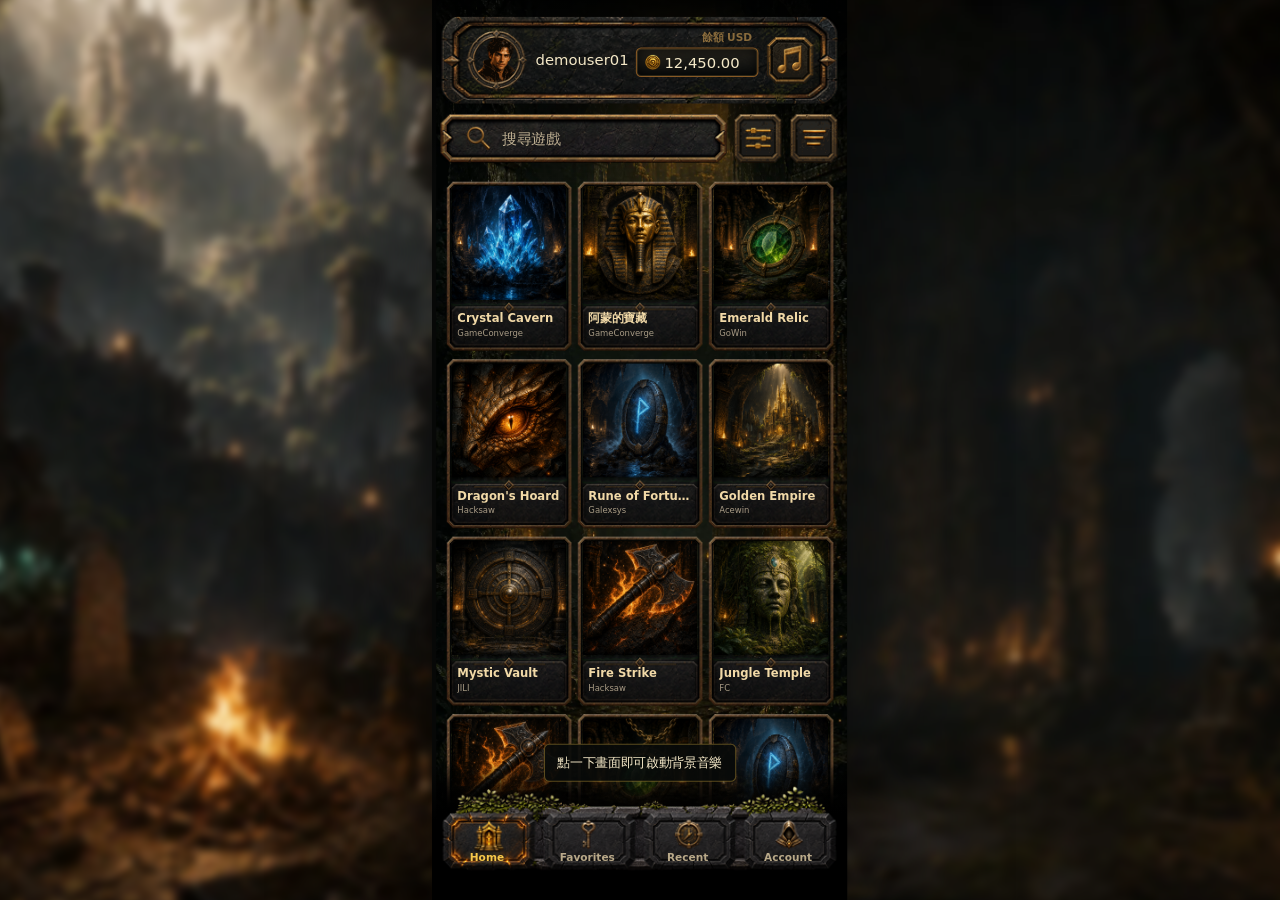
<file: projects/igc-demo/demo/index.html>
<!doctype html>
<html lang="zh-Hant">
  <head>
    <meta charset="utf-8" />
    <meta name="viewport" content="width=device-width, initial-scale=1, viewport-fit=cover" />
    <title>IGC 地下城遺跡 Demo</title>
    <link rel="stylesheet" href="./styles.css" />
  </head>
  <body>
    <div class="pc-backdrop" aria-hidden="true"></div>
    <main class="stage" aria-label="IGC 地下城遺跡 demo">
      <div class="phone-shell">
        <div class="phone" data-view="lobby">
          <section class="scene scene-lobby is-active" id="lobbyView" aria-label="地下城遺跡大廳">
            <div class="top-haze"></div>
            <header class="game-header">
              <img class="header-plate" src="./assets/figma/header-plate-426-7.png" alt="" />
              <div class="player">
                <div class="avatar">
                  <img class="avatar-face" src="./assets/figma/avatar-portrait-426-7.png" alt="" />
                  <img class="avatar-ring" src="./assets/figma/avatar-ring-426-7.png" alt="" />
                </div>
                <div class="player-name">demouser01</div>
              </div>
              <div class="wallet">
                <div class="wallet-label">餘額 USD</div>
                <div class="wallet-amount">
                  <img src="./assets/figma/coin-icon-426-7.png" alt="" />
                  <span>12,450.00</span>
                </div>
              </div>
              <button class="icon-button music-button" id="musicToggle" type="button" aria-label="切換背景音樂">
                <img class="music-bg" src="./assets/figma/music-button-bg-426-7.png" alt="" />
                <img class="music-icon" src="./assets/figma/music-note-icon-426-7.png" alt="" />
                <span class="mute-slash" aria-hidden="true"></span>
              </button>
            </header>

            <div class="search-row">
              <label class="search-field">
                <img class="search-field-frame" src="./assets/figma/search-input-frame.png" alt="" />
                <img class="search-icon" src="./assets/figma/search-icon.png" alt="" aria-hidden="true" />
                <input id="searchInput" type="search" placeholder="搜尋遊戲" autocomplete="off" />
              </label>
              <button class="square-button" id="filterButton" type="button" aria-label="進階搜尋">
                <img class="button-bg" src="./assets/figma/filter-button-bg.png" alt="" />
                <img class="button-icon" src="./assets/figma/filter-icon.png" alt="" />
              </button>
              <button class="square-button" id="sortButton" type="button" aria-label="排序">
                <img class="button-bg" src="./assets/figma/filter-button-bg.png" alt="" />
                <img class="button-icon" src="./assets/figma/sort-icon.png" alt="" aria-hidden="true" />
              </button>
            </div>

            <div class="active-chips" id="activeChips" aria-live="polite"></div>
            <div class="game-scroll" id="gameScroll">
              <div class="game-grid" id="gameGrid"></div>
              <div class="empty-state" id="emptyState">沒有符合條件的遊戲</div>
            </div>
          </section>

          <section class="scene scene-mini" id="miniView" aria-label="迷你廳">
            <div class="top-haze"></div>
            <header class="game-header">
              <img class="header-plate" src="./assets/figma/header-plate-426-7.png" alt="" />
              <div class="player">
                <div class="avatar">
                  <img class="avatar-face" src="./assets/figma/avatar-portrait-426-7.png" alt="" />
                  <img class="avatar-ring" src="./assets/figma/avatar-ring-426-7.png" alt="" />
                </div>
                <div class="player-name">demouser01</div>
              </div>
              <div class="wallet">
                <div class="wallet-label">餘額 USD</div>
                <div class="wallet-amount">
                  <img src="./assets/figma/coin-icon-426-7.png" alt="" />
                  <span>12,450.00</span>
                </div>
              </div>
              <button class="icon-button music-button mirror-music" type="button" aria-label="切換背景音樂">
                <img class="music-bg" src="./assets/figma/music-button-bg-426-7.png" alt="" />
                <img class="music-icon" src="./assets/figma/music-note-icon-426-7.png" alt="" />
                <span class="mute-slash" aria-hidden="true"></span>
              </button>
            </header>
            <div class="entry-frame">
              <img class="entry-art" id="miniArt" src="./assets/runtime/shared/game-art/08_crystal_cavern.png" alt="" />
              <img class="entry-decoration" src="./assets/runtime/mini-lobby/entry-art/entry-decoration-268x620-v02.png" alt="" />
            </div>
            <div class="mini-info">
              <img src="./assets/runtime/mini-lobby/info-card/info-parchment-bg-323x84-v01.png" alt="" />
              <div class="mini-copy">
                <strong id="miniTitle">Crystal Cavern</strong>
                <span id="miniProvider">IGC Studios</span>
              </div>
              <button class="favorite-button" id="favoriteButton" type="button" aria-label="收藏遊戲">
                <img class="favorite-off" src="./assets/runtime/mini-lobby/favorite-button/favorite-off-56x56-v01.png" alt="" />
                <img class="favorite-on" src="./assets/runtime/mini-lobby/favorite-button/favorite-on-56x56-v01.png" alt="" />
              </button>
            </div>
            <button class="play-button" type="button">
              <img src="./assets/runtime/mini-lobby/play-button/play-button-bg-310x84-v02-fiery.png" alt="" />
              <span>PLAY</span>
            </button>
          </section>

          <footer class="footer-nav" aria-label="大廳導覽">
            <img class="footer-base" src="./assets/runtime/mobile-lobby/bottom-nav/footer-base-377x88-v02.png" alt="" />
            <button class="nav-item is-active" data-nav="home" type="button">
              <img class="nav-slab active-slab" src="./assets/runtime/mobile-lobby/bottom-nav/footer-item-active-92x64-v02.png" alt="" />
              <img class="nav-slab inactive-slab" src="./assets/runtime/mobile-lobby/bottom-nav/footer-item-inactive-92x64-v02.png" alt="" />
              <img class="nav-icon" src="./assets/runtime/mobile-lobby/bottom-nav/icons/footer-home-active-28x28-v01.png" alt="" />
              <span>Home</span>
            </button>
            <button class="nav-item" data-nav="favorites" type="button">
              <img class="nav-slab active-slab" src="./assets/runtime/mobile-lobby/bottom-nav/footer-item-active-92x64-v02.png" alt="" />
              <img class="nav-slab inactive-slab" src="./assets/runtime/mobile-lobby/bottom-nav/footer-item-inactive-92x64-v02.png" alt="" />
              <img class="nav-icon" src="./assets/runtime/mobile-lobby/bottom-nav/icons/footer-favorites-inactive-28x28-v01.png" alt="" />
              <span>Favorites</span>
            </button>
            <button class="nav-item" data-nav="recent" type="button">
              <img class="nav-slab active-slab" src="./assets/runtime/mobile-lobby/bottom-nav/footer-item-active-92x64-v02.png" alt="" />
              <img class="nav-slab inactive-slab" src="./assets/runtime/mobile-lobby/bottom-nav/footer-item-inactive-92x64-v02.png" alt="" />
              <img class="nav-icon" src="./assets/runtime/mobile-lobby/bottom-nav/icons/footer-recent-inactive-28x28-v01.png" alt="" />
              <span>Recent</span>
            </button>
            <button class="nav-item" data-nav="account" type="button">
              <img class="nav-slab active-slab" src="./assets/runtime/mobile-lobby/bottom-nav/footer-item-active-92x64-v02.png" alt="" />
              <img class="nav-slab inactive-slab" src="./assets/runtime/mobile-lobby/bottom-nav/footer-item-inactive-92x64-v02.png" alt="" />
              <img class="nav-icon" src="./assets/runtime/mobile-lobby/bottom-nav/icons/footer-account-inactive-28x28-v01.png" alt="" />
              <span>Account</span>
            </button>
          </footer>

          <div class="overlay" id="overlay" aria-hidden="true"></div>
          <section class="sheet filter-sheet" id="filterSheet" aria-label="進階搜尋" aria-hidden="true">
            <div class="filter-tabs" role="tablist" aria-label="篩選分類">
              <button class="is-active" data-filter-tab="providers" type="button">品牌</button>
              <button data-filter-tab="categories" type="button">分類</button>
              <button data-filter-tab="styles" type="button">風格</button>
            </div>
            <div class="option-grid" id="filterOptions"></div>
            <div class="sheet-actions">
              <button class="secondary-action" id="clearFilters" type="button">清除篩選</button>
              <button class="primary-action" id="applyFilters" type="button">關閉</button>
            </div>
          </section>

          <section class="sheet sort-sheet" id="sortSheet" aria-label="排序" aria-hidden="true">
            <div class="sort-list">
              <button data-sort="recommended" type="button">推薦</button>
              <button data-sort="popular" type="button">熱門</button>
              <button data-sort="latest" type="button">最新</button>
            </div>
            <div class="sheet-actions">
              <button class="secondary-action" id="clearSort" type="button">清除篩選</button>
              <button class="primary-action close-sort" type="button">關閉</button>
            </div>
          </section>

          <div class="toast" id="toast" role="status" aria-live="polite"></div>
        </div>
      </div>
    </main>
    <script src="./app.js"></script>
  </body>
</html>
</file>
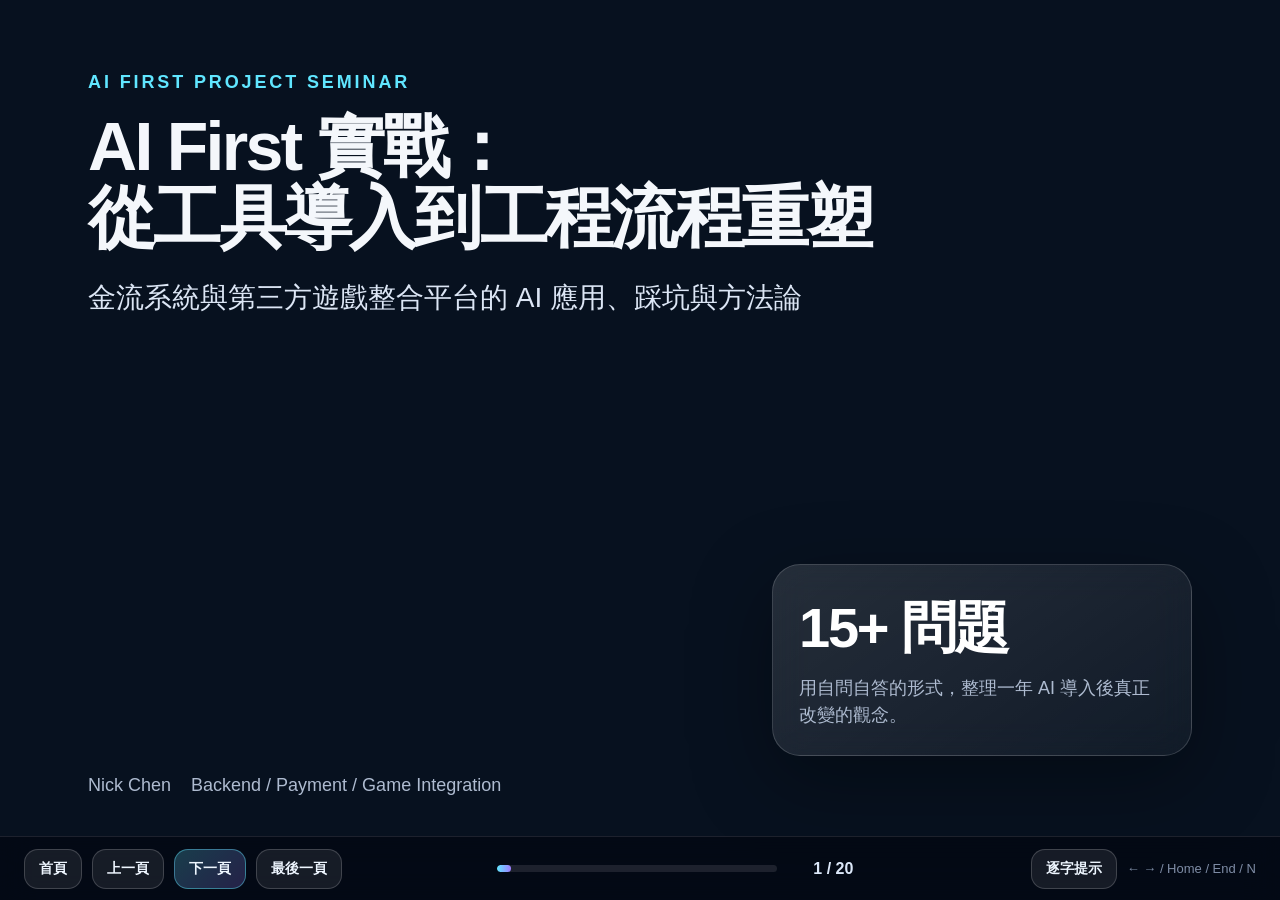
<file: projects/igc/slides/murphy_ai_first_2026.html>
<!doctype html>
<html lang="zh-Hant">
<head>
  <meta charset="utf-8" />
  <meta name="viewport" content="width=device-width, initial-scale=1" />
  <title>AI First 實戰：從工具導入到工程流程重塑</title>
  <style>
    :root{
      --bg:#07111f;
      --bg2:#0b1730;
      --panel:rgba(255,255,255,.07);
      --panel2:rgba(255,255,255,.11);
      --line:rgba(255,255,255,.16);
      --text:#f4f7fb;
      --muted:#aebbd0;
      --subtle:#7f8da6;
      --accent:#60e6ff;
      --accent2:#9f7cff;
      --green:#56f39a;
      --yellow:#ffd166;
      --red:#ff6b6b;
      --shadow:0 24px 80px rgba(0,0,0,.35);
    }
    *{box-sizing:border-box}
    html,body{height:100%;margin:0;overflow:hidden;background:var(--bg);color:var(--text);font-family:-apple-system,BlinkMacSystemFont,"Segoe UI","Noto Sans TC","PingFang TC","Microsoft JhengHei",Arial,sans-serif;}
    body:before{content:"";position:fixed;inset:0;background:
      radial-gradient(circle at 18% 12%, rgba(96,230,255,.23), transparent 30%),
      radial-gradient(circle at 82% 18%, rgba(159,124,255,.21), transparent 30%),
      radial-gradient(circle at 66% 82%, rgba(86,243,154,.10), transparent 26%),
      linear-gradient(135deg,#07111f 0%,#0d1831 48%,#090d18 100%);z-index:-3}
    body:after{content:"";position:fixed;inset:0;background-image:linear-gradient(rgba(255,255,255,.035) 1px,transparent 1px),linear-gradient(90deg,rgba(255,255,255,.035) 1px,transparent 1px);background-size:42px 42px;mask-image:linear-gradient(to bottom,rgba(0,0,0,.55),rgba(0,0,0,.08));z-index:-2}
    .deck{height:100%;width:100%;position:relative;}
    .slide{position:absolute;inset:0;display:none;padding:72px 88px 96px;opacity:0;transform:translateY(18px) scale(.985);transition:opacity .35s ease,transform .35s ease;}
    .slide.active{display:block;opacity:1;transform:none;}
    .slide-inner{height:100%;max-width:1240px;margin:0 auto;position:relative;}
    .eyebrow{font-size:18px;letter-spacing:.16em;text-transform:uppercase;color:var(--accent);font-weight:800;margin-bottom:18px;}
    h1,h2,h3,p{margin:0}
    h1{font-size:68px;line-height:1.04;letter-spacing:-.04em;max-width:980px;}
    h2{font-size:50px;line-height:1.12;letter-spacing:-.035em;max-width:1060px;margin-bottom:24px;}
    h3{font-size:28px;line-height:1.25;margin-bottom:12px;}
    .lead{font-size:28px;line-height:1.55;color:#dce6f5;max-width:940px;margin-top:24px;}
    .meta{position:absolute;bottom:8px;left:0;color:var(--muted);font-size:18px;display:flex;gap:20px;align-items:center;}
    .pill{display:inline-flex;align-items:center;gap:8px;border:1px solid var(--line);background:rgba(255,255,255,.06);border-radius:999px;padding:8px 14px;color:#dbe7f7;font-size:16px;}
    .hero-card{position:absolute;right:0;bottom:48px;width:420px;padding:26px;border:1px solid var(--line);border-radius:28px;background:linear-gradient(145deg,rgba(255,255,255,.12),rgba(255,255,255,.045));box-shadow:var(--shadow);backdrop-filter:blur(18px)}
    .hero-card .big{font-size:56px;font-weight:900;letter-spacing:-.04em;color:#fff;}
    .hero-card .small{font-size:18px;color:var(--muted);line-height:1.5;margin-top:8px;}
    .grid{display:grid;gap:20px;margin-top:28px;}
    .grid.cols-2{grid-template-columns:repeat(2,1fr)}
    .grid.cols-3{grid-template-columns:repeat(3,1fr)}
    .grid.cols-4{grid-template-columns:repeat(4,1fr)}
    .card{border:1px solid var(--line);background:linear-gradient(160deg,rgba(255,255,255,.105),rgba(255,255,255,.045));border-radius:26px;padding:24px;box-shadow:0 16px 50px rgba(0,0,0,.22);min-height:156px;}
    .card.compact{min-height:118px;padding:20px;}
    .card .tag{font-size:15px;font-weight:800;color:var(--accent);letter-spacing:.08em;text-transform:uppercase;margin-bottom:12px;}
    .card p,.card li{font-size:21px;line-height:1.45;color:#d8e2f1;}
    .card ul{margin:10px 0 0;padding-left:1.15em;}
    .kpi{font-size:42px;font-weight:900;letter-spacing:-.04em;margin:8px 0;color:#fff;}
    .muted{color:var(--muted)}
    .quote{font-size:42px;line-height:1.25;letter-spacing:-.03em;max-width:980px;margin-top:42px;padding-left:28px;border-left:6px solid var(--accent);}
    .two{display:grid;grid-template-columns:1fr 1fr;gap:40px;align-items:start;margin-top:34px;}
    .flow{display:flex;align-items:center;gap:16px;flex-wrap:wrap;margin-top:34px;}
    .node{border:1px solid var(--line);background:rgba(255,255,255,.08);border-radius:20px;padding:16px 20px;font-size:21px;font-weight:800;}
    .arrow{color:var(--accent);font-size:32px;font-weight:900;}
    .split-title{display:grid;grid-template-columns:1.02fr .98fr;gap:54px;align-items:center;height:75%;}
    .table{width:100%;border-collapse:separate;border-spacing:0 12px;margin-top:28px;}
    .table th{font-size:16px;text-transform:uppercase;letter-spacing:.1em;color:var(--accent);text-align:left;padding:0 18px 4px;}
    .table td{font-size:20px;line-height:1.4;background:rgba(255,255,255,.075);border-top:1px solid var(--line);border-bottom:1px solid var(--line);padding:18px;}
    .table td:first-child{border-left:1px solid var(--line);border-radius:18px 0 0 18px;font-weight:800;color:#fff;width:28%;}
    .table td:last-child{border-right:1px solid var(--line);border-radius:0 18px 18px 0;color:#dce6f5;}
    .risk-low{color:var(--green);font-weight:900}.risk-mid{color:var(--yellow);font-weight:900}.risk-high{color:var(--red);font-weight:900}
    .callout{margin-top:28px;border:1px solid rgba(96,230,255,.36);background:rgba(96,230,255,.08);border-radius:26px;padding:24px;font-size:26px;line-height:1.42;color:#effcff;}
    .code{font-family:"SFMono-Regular",Consolas,"Liberation Mono",Menlo,monospace;background:#07101e;border:1px solid rgba(255,255,255,.14);border-radius:20px;padding:20px;color:#d4f7ff;font-size:20px;line-height:1.5;white-space:pre-wrap;margin-top:20px;}
    .badge-row{display:flex;gap:12px;flex-wrap:wrap;margin-top:22px;}
    .badge{font-size:17px;font-weight:800;padding:10px 13px;border-radius:14px;background:rgba(255,255,255,.08);border:1px solid var(--line);color:#e9f2ff;}
    .big-number{font-size:124px;line-height:.9;font-weight:950;letter-spacing:-.08em;background:linear-gradient(135deg,var(--accent),var(--accent2));-webkit-background-clip:text;background-clip:text;color:transparent;}
    .footer-controls{position:fixed;left:0;right:0;bottom:0;height:64px;display:flex;align-items:center;justify-content:space-between;padding:0 24px;background:rgba(3,8,18,.74);border-top:1px solid rgba(255,255,255,.10);backdrop-filter:blur(18px);z-index:50;}
    .nav-buttons{display:flex;gap:10px;align-items:center;}
    button{appearance:none;border:1px solid rgba(255,255,255,.18);background:rgba(255,255,255,.08);color:#eef6ff;border-radius:14px;padding:10px 14px;font-weight:800;font-size:14px;cursor:pointer;transition:.18s ease;}
    button:hover{background:rgba(96,230,255,.16);border-color:rgba(96,230,255,.45)}
    button.primary{background:linear-gradient(135deg,rgba(96,230,255,.24),rgba(159,124,255,.22));border-color:rgba(96,230,255,.42)}
    .progress-wrap{height:7px;width:280px;background:rgba(255,255,255,.10);border-radius:999px;overflow:hidden;}
    .progress{height:100%;width:0;background:linear-gradient(90deg,var(--accent),var(--accent2));border-radius:999px;}
    .counter{font-weight:900;color:#dce8f9;min-width:84px;text-align:center;}
    .hint{color:var(--subtle);font-size:13px;}
    .speaker{position:fixed;right:22px;bottom:76px;z-index:60;width:min(520px,calc(100vw - 44px));max-height:42vh;overflow:auto;padding:20px;border:1px solid var(--line);background:rgba(5,12,25,.92);border-radius:24px;box-shadow:var(--shadow);display:none;}
    .speaker.show{display:block}.speaker h4{margin:0 0 10px;font-size:16px;color:var(--accent);letter-spacing:.08em;text-transform:uppercase}.speaker p{font-size:16px;line-height:1.6;color:#dce6f5;white-space:pre-line}
    .watermark{position:absolute;right:0;top:0;color:rgba(255,255,255,.06);font-weight:950;font-size:140px;letter-spacing:-.08em;pointer-events:none;}
    @media (max-width:900px){.slide{padding:40px 24px 86px}.slide-inner{overflow:auto}.hero-card{position:relative;width:100%;right:auto;bottom:auto;margin-top:28px}.split-title,.two,.grid.cols-2,.grid.cols-3,.grid.cols-4{grid-template-columns:1fr}.big-number{font-size:82px}h1{font-size:44px}h2{font-size:34px}.lead{font-size:22px}.quote{font-size:30px}.footer-controls{padding:0 8px}.progress-wrap{display:none}.hint{display:none}button{padding:9px 10px;font-size:13px}}
    @media print{html,body{height:auto;overflow:visible}.slide{position:relative;display:block!important;opacity:1!important;transform:none!important;page-break-after:always;height:100vh}.footer-controls,.speaker{display:none!important}}
  </style>
</head>
<body>
  <main class="deck" id="deck">
    <section class="slide active" data-notes="開場先定調：這不是 AI 工具介紹，而是高風險工程團隊導入 AI 後，對流程、驗證與決策的重新思考。">
      <div class="slide-inner">
        <div class="eyebrow">AI First Project Seminar</div>
        <h1>AI First 實戰：<br/>從工具導入到工程流程重塑</h1>
        <p class="lead">金流系統與第三方遊戲整合平台的 AI 應用、踩坑與方法論</p>
        <div class="hero-card">
          <div class="big">15+ 問題</div>
          <div class="small">用自問自答的形式，整理一年 AI 導入後真正改變的觀念。</div>
        </div>
        <div class="meta"><span>Nick Chen</span><span>Backend / Payment / Game Integration</span></div>
      </div>
    </section>

    <section class="slide" data-notes="先讓主管知道：我們不是在小專案玩 AI，而是在金流、錢包、遊戲結算這種高風險場景導入。">
      <div class="slide-inner">
        <div class="watermark">01</div>
        <div class="eyebrow">Background</div>
        <h2>背景：我們面對的是高複雜度、高風險系統</h2>
        <div class="grid cols-2">
          <div class="card">
            <div class="tag">GC 第三方遊戲整合平台</div>
            <p>串接大量外部遊戲供應商 API，設計 Unified API，處理高併發帳務與遊戲紀錄更新，並建立可擴展資料儲存架構。</p>
          </div>
          <div class="card">
            <div class="tag">四方金流系統</div>
            <p>整合多支付渠道 API，設計統一支付介面，處理高併發交易與帳務流程，並確保安全性、一致性與可擴展性。</p>
          </div>
        </div>
        <div class="callout">AI 導入不是單純「寫 Code 快一點」，而是在複雜工程流程中重新分配人與 AI 的注意力。</div>
      </div>
    </section>

    <section class="slide" data-notes="這頁回答集團主管最常問的問題：到底用了哪些工具？重點是多工具分工，不是單一工具崇拜。">
      <div class="slide-inner">
        <div class="watermark">02</div>
        <div class="eyebrow">Toolchain</div>
        <h2>使用工具：不是單一 AI，而是多工具協作流程</h2>
        <div class="grid cols-4">
          <div class="card compact"><h3>Claude Code</h3><p>主要開發、重構、上下文對話與計畫拆解。</p></div>
          <div class="card compact"><h3>Codex CLI</h3><p>Review、二次檢查、攻擊式檢查。</p></div>
          <div class="card compact"><h3>JetBrains AI Pro</h3><p>IDE 內輔助、局部理解、快速修改。</p></div>
          <div class="card compact"><h3>Gemini CLI</h3><p>額外分析、交叉驗證、替代觀點。</p></div>
        </div>
        <div class="badge-row">
          <span class="badge">Codegraph MCP</span><span class="badge">CLAUDE.md</span><span class="badge">Skills</span><span class="badge">Review Commands</span><span class="badge">Refactor Plan</span>
        </div>
      </div>
    </section>

    <section class="slide" data-notes="用工程生命週期呈現，不要只是工具列表。主管會看到 AI 已經覆蓋開發、文件、日常與知識工作。">
      <div class="slide-inner">
        <div class="watermark">03</div>
        <div class="eyebrow">Use Cases</div>
        <h2>AI 應用場景：覆蓋整個工程生命週期</h2>
        <table class="table">
          <tr><th>階段</th><th>實際用途</th></tr>
          <tr><td>開發階段</td><td>程式碼生成、Bug 修復、Refactoring、Unit Test 撰寫</td></tr>
          <tr><td>文件階段</td><td>第三方 API 文件整理、規格文件產出、Code Review 輔助</td></tr>
          <tr><td>日常工作</td><td>SQL 撰寫、Shell Script、Log 分析、架構討論</td></tr>
          <tr><td>知識工作</td><td>問題展開、技術研究、Trade-off 討論、決策資訊整理</td></tr>
        </table>
      </div>
    </section>

    <section class="slide" data-notes="這是成功經驗，強調 AI 協助拆解、比對、尋找共通模式，不是直接一鍵完成。">
      <div class="slide-inner">
        <div class="watermark">04</div>
        <div class="eyebrow">Case Study</div>
        <h2>案例一：接近五十個平台的重構</h2>
        <div class="two">
          <div class="card">
            <div class="tag">問題</div>
            <p>大量供應商接入邏輯相似但不完全相同，重構過程重複、複雜、容易漏掉特殊差異。</p>
          </div>
          <div class="card">
            <div class="tag">AI 的幫助</div>
            <p>協助產生重構計畫、找出共通模式、比對差異、產生重構骨架與測試方向。</p>
          </div>
        </div>
        <div class="flow"><div class="node">讀現況</div><div class="arrow">→</div><div class="node">找模式</div><div class="arrow">→</div><div class="node">寫計畫</div><div class="arrow">→</div><div class="node">分批重構</div><div class="arrow">→</div><div class="node">Review 驗證</div></div>
      </div>
    </section>

    <section class="slide" data-notes="這頁說明 review 技巧：普通 review、攻擊式 review、特定技能二審。這能展示你們不是盲目信 AI。">
      <div class="slide-inner">
        <div class="watermark">05</div>
        <div class="eyebrow">Review Workflow</div>
        <h2>案例二：AI Review 從「問一次」升級為多層檢查</h2>
        <div class="grid cols-3">
          <div class="card"><div class="tag">普通檢查</div><h3>/codex:review</h3><p>檢查常見錯誤、可讀性、結構問題。</p></div>
          <div class="card"><div class="tag">攻擊式檢查</div><h3>/codex:adversarial-review</h3><p>刻意從找錯、挑戰、攻擊角度檢查。</p></div>
          <div class="card"><div class="tag">特定二審</div><h3>/specific-task-review</h3><p>針對金流、狀態機、冪等性等高風險項目二審。</p></div>
        </div>
        <div class="callout">重點不是「AI Review 一次」，而是設計不同角色、不同角度的檢查流程。</div>
      </div>
    </section>

    <section class="slide" data-notes="grep 事件是很好的踩坑故事。AI 不是笨，而是只看到片段上下文。Codegraph MCP 讓 AI 看到呼叫關係與結構。">
      <div class="slide-inner">
        <div class="watermark">06</div>
        <div class="eyebrow">Pitfall</div>
        <h2>踩坑一：grep 只看前幾行，導致 AI 誤判</h2>
        <div class="two">
          <div>
            <div class="card"><div class="tag">發生什麼事</div><p>AI 用 grep 快速搜尋程式碼，但只看到片段與前幾行，沒有掌握完整函式、類別與引用關係。</p></div>
            <div class="card" style="margin-top:20px"><div class="tag">結果</div><p>AI 的推論看起來合理，但其實建立在不完整上下文上。</p></div>
          </div>
          <div class="card">
            <div class="tag">解法</div>
            <h3>導入 Codegraph MCP</h3>
            <p>讓 AI 更容易理解程式碼結構、呼叫關係、類別引用與實際依賴。</p>
          </div>
        </div>
        <div class="callout">這次學到：AI 很強，但它需要的是「有意義的上下文」，不是更多雜訊。</div>
      </div>
    </section>

    <section class="slide" data-notes="用 AWS S3/OAC 例子說明 AI 會猜，也會用主流做法推論，但它不知道你的成本、架構與取捨。">
      <div class="slide-inner">
        <div class="watermark">07</div>
        <div class="eyebrow">Pitfall</div>
        <h2>踩坑二：AI 很會猜，但它沒有全部資訊</h2>
        <div class="split-title">
          <div>
            <p class="lead">例如 AWS S3 存取安全，AI 依照主流架構建議使用 OAC。</p>
            <div class="badge-row"><span class="badge">CloudFront + S3</span><span class="badge">OAC</span><span class="badge">主流建議</span></div>
          </div>
          <div class="card">
            <div class="tag">但公司現況不同</div>
            <p>實際 CDN 使用 Cloudflare，並且基於成本與亂數檔名策略做安全性取捨。這不一定是漏洞，而是 Trade-off。</p>
          </div>
        </div>
        <div class="quote">AI 的建議通常合理，<br/>但不一定符合公司現況。</div>
      </div>
    </section>

    <section class="slide" data-notes="這頁談知識截止時間，不用太長，但提醒主管：AI 輸出不是權威，尤其是雲端、價格、版本、工具。">
      <div class="slide-inner">
        <div class="watermark">08</div>
        <div class="eyebrow">Pitfall</div>
        <h2>踩坑三：注意 AI 的知識截止時間</h2>
        <div class="grid cols-3">
          <div class="card"><div class="tag">高風險資訊</div><p>工具版本、套件 API、雲端規格、價格、最佳實踐。</p></div>
          <div class="card"><div class="tag">常見問題</div><p>AI 可能把過時資訊講得很有信心。</p></div>
          <div class="card"><div class="tag">處理方式</div><p>涉及最新規格或決策時，需要查證官方文件或實測。</p></div>
        </div>
        <div class="callout">AI 可以加速研究，但不能取代驗證。</div>
      </div>
    </section>

    <section class="slide" data-notes="Token 驗證案例非常有警示作用：AI 不是不會寫，是會用 mock 假裝完成。">
      <div class="slide-inner">
        <div class="watermark">09</div>
        <div class="eyebrow">Pitfall</div>
        <h2>踩坑四：AI 會用 Mock 假裝完成核心機制</h2>
        <div class="two">
          <div class="card"><div class="tag">需求</div><p>接入單一錢包供應商，需要實作完整 Token 驗證機制。</p></div>
          <div class="card"><div class="tag">AI 實作</div><p>為了讓流程跑通，直接使用 Mock / Stub，核心驗證其實沒有完成。</p></div>
        </div>
        <div class="code">禁止 Fake Implementation：
除非任務明確要求，否則不得用 mock / stub / fake 取代正式邏輯。
Mock 只能存在於 test / local / sandbox，不得出現在 production path。</div>
      </div>
    </section>

    <section class="slide" data-notes="回到原理：AI 的關注點。這頁把前面的案例收斂成 context engineering。">
      <div class="slide-inner">
        <div class="watermark">10</div>
        <div class="eyebrow">Principle</div>
        <h2>原理一：有意義的上下文，決定 AI 的關注點</h2>
        <div class="two">
          <div class="card"><div class="tag">Context 太少</div><p>AI 開始猜，輸出看似合理但可能偏離實際需求。</p></div>
          <div class="card"><div class="tag">Context 太多</div><p>Attention 被稀釋，重要規則可能被淹沒。</p></div>
        </div>
        <div class="quote">AI 品質 = 模型能力 × Context 品質</div>
      </div>
    </section>

    <section class="slide" data-notes="這頁說明 CLAUDE.md 多層套用、Skill、任務規則。重點：重複不是囉嗦，是提高注意力權重。">
      <div class="slide-inner">
        <div class="watermark">11</div>
        <div class="eyebrow">Principle</div>
        <h2>原理二：CLAUDE.md、Skill 與任務規則要分層</h2>
        <div class="flow"><div class="node">Global Rules<br/>CLAUDE.md</div><div class="arrow">→</div><div class="node">Domain Rules<br/>Skill</div><div class="arrow">→</div><div class="node">Task Rules<br/>本次限制</div></div>
        <div class="grid cols-3">
          <div class="card compact"><div class="tag">Global</div><p>團隊共同規範、架構原則、通用限制。</p></div>
          <div class="card compact"><div class="tag">Domain</div><p>金流、遊戲整合、Review 等領域專屬注意事項。</p></div>
          <div class="card compact"><div class="tag">Task</div><p>這次任務不得修改 API、不得變更 DB 等特殊限制。</p></div>
        </div>
      </div>
    </section>

    <section class="slide" data-notes="這頁把你一直提到的固定流程固化：Skill / Script / Workflow。固定的不要讓 AI 每次重新猜。">
      <div class="slide-inner">
        <div class="watermark">12</div>
        <div class="eyebrow">Principle</div>
        <h2>原理三：固定流程要固化，不要每次重新問 AI</h2>
        <div class="two">
          <div class="card"><div class="tag">適合 Script / Tool</div><p>查訂單、查餘額、跑測試、產生固定結構、執行可重複流程。</p></div>
          <div class="card"><div class="tag">適合 AI</div><p>架構討論、風險分析、文件理解、Trade-off、問題展開。</p></div>
        </div>
        <div class="callout">讓 AI 負責推理，讓 Script 負責執行，讓 Test 負責驗證，人類負責簽核。</div>
      </div>
    </section>

    <section class="slide" data-notes="這頁談主流偏見，使用 issue 待驗收流程與 S3/OAC 呼應。">
      <div class="slide-inner">
        <div class="watermark">13</div>
        <div class="eyebrow">Principle</div>
        <h2>原理四：AI 有 Mainstream Bias，但主流不一定最適合</h2>
        <div class="two">
          <div class="card"><div class="tag">主流做法</div><p>RD Done → Close</p></div>
          <div class="card"><div class="tag">我們的流程</div><p>RD Done → 待驗收 → PM 驗收 → Close</p></div>
        </div>
        <div class="quote">不要問「主流是什麼」，先問「這條規則保護了什麼」。</div>
      </div>
    </section>

    <section class="slide" data-notes="這頁回應自動駕駛與 AI 隨機性：LLM 是機率系統，不能像 autopilot 那樣直接信任。">
      <div class="slide-inner">
        <div class="watermark">14</div>
        <div class="eyebrow">Principle</div>
        <h2>原理五：LLM 是機率系統，不是確定性系統</h2>
        <div class="grid cols-2">
          <div class="card"><div class="tag">Autopilot</div><p>Rule Engine + State Machine + Control Theory；同樣輸入，理論上得到穩定輸出。</p></div>
          <div class="card"><div class="tag">LLM Agent</div><p>依機率產生下一個 Token；同樣問題可能得到不同解法。</p></div>
        </div>
        <div class="callout">高風險領域不該最大化 AI 自由度，而是最大化 AI 產出，同時最小化 AI 決策權。</div>
      </div>
    </section>

    <section class="slide" data-notes="這頁總結金流審查：不要只看 code，而看不變量。">
      <div class="slide-inner">
        <div class="watermark">15</div>
        <div class="eyebrow">Risk Control</div>
        <h2>金流與遊戲結算：AI Code Review 的重點是不變量</h2>
        <div class="grid cols-3">
          <div class="card"><div class="tag">Money</div><p>餘額不得為負、不可重複扣款、金額不得使用 float。</p></div>
          <div class="card"><div class="tag">State</div><p>狀態不可亂跳、不可逆轉、每次變更需可追蹤。</p></div>
          <div class="card"><div class="tag">Idempotency</div><p>Callback、settle、rollback 必須可重複執行且結果一致。</p></div>
        </div>
        <div class="quote">不要只 Review Code，<br/>要 Review 是否破壞資金與狀態的不變量。</div>
      </div>
    </section>

    <section class="slide" data-notes="這頁是 PM/RD 合作的 organizational lesson，適合主管。">
      <div class="slide-inner">
        <div class="watermark">16</div>
        <div class="eyebrow">Collaboration</div>
        <h2>PM 有全局，RD 只有局部：Spec 需要補上下文</h2>
        <div class="two">
          <div class="card"><div class="tag">常見問題</div><p>PM 腦中是完整遊戲大廳，但 RD 只看到單一 Spec，無法判斷切法是否合理。</p></div>
          <div class="card"><div class="tag">改善方式</div><p>每張 Spec 必須包含 Epic、目的、關聯功能，讓 RD 能理解全貌與邊界。</p></div>
        </div>
        <div class="callout">AI 也一樣：沒有全貌，就只能根據片段猜測。</div>
      </div>
    </section>

    <section class="slide" data-notes="這頁談決策顯示與主管閱讀，跟集團主管非常相關。">
      <div class="slide-inner">
        <div class="watermark">17</div>
        <div class="eyebrow">Decision</div>
        <h2>AI 不只產出內容，也能把技術資訊轉成決策資訊</h2>
        <div class="grid cols-3">
          <div class="card"><div class="tag">工程師版</div><p>細節、Code、Log、SQL、架構推理。</p></div>
          <div class="card"><div class="tag">主管版</div><p>問題、風險、成本、方案、優先級。</p></div>
          <div class="card"><div class="tag">老闆版</div><p>做不做？花多少？多久？回報多少？</p></div>
        </div>
        <div class="callout">Markdown 只是內容；HTML / Dashboard / 顯示模板能讓決策者更快理解。</div>
      </div>
    </section>

    <section class="slide" data-notes="這頁是未來方向，必須具體可行。">
      <div class="slide-inner">
        <div class="watermark">18</div>
        <div class="eyebrow">Next Step</div>
        <h2>未來方向：從個人使用，走向團隊流程</h2>
        <div class="grid cols-3">
          <div class="card"><div class="big-number">1</div><h3>建立領域 Skill</h3><p>金流、錢包、遊戲商接入、Review、重構各自標準化。</p></div>
          <div class="card"><div class="big-number">2</div><h3>標準化 Review</h3><p>普通檢查、攻擊式檢查、特定技能二審形成固定流程。</p></div>
          <div class="card"><div class="big-number">3</div><h3>強化 Context 工具</h3><p>Codegraph、計畫檔、規則檔，降低 AI 片段理解造成的誤判。</p></div>
        </div>
      </div>
    </section>

    <section class="slide" data-notes="最後總結，不談取代工程師，而談哪些工作不值得再消耗人類注意力。">
      <div class="slide-inner">
        <div class="watermark">19</div>
        <div class="eyebrow">Conclusion</div>
        <h2>結論：AI First 不是讓 AI 做所有事</h2>
        <div class="quote">AI First 是不斷重新回答：<br/>這件事到底應該由人思考，還是由 AI 思考？</div>
        <div class="grid cols-3" style="margin-top:48px">
          <div class="card compact"><div class="tag">AI</div><p>負責展開、生成、分析、找盲點。</p></div>
          <div class="card compact"><div class="tag">System</div><p>負責規則、工具、流程、驗證。</p></div>
          <div class="card compact"><div class="tag">Human</div><p>負責判斷、風險、責任、簽核。</p></div>
        </div>
      </div>
    </section>
  </main>

  <div class="speaker" id="speaker"><h4>Speaker Notes</h4><p id="notesText"></p></div>
  <footer class="footer-controls">
    <div class="nav-buttons">
      <button onclick="goFirst()">首頁</button>
      <button onclick="prevSlide()">上一頁</button>
      <button class="primary" onclick="nextSlide()">下一頁</button>
      <button onclick="goLast()">最後一頁</button>
    </div>
    <div style="display:flex;align-items:center;gap:14px">
      <div class="progress-wrap"><div class="progress" id="progress"></div></div>
      <div class="counter" id="counter">1 / 19</div>
    </div>
    <div class="nav-buttons">
      <button onclick="toggleNotes()">逐字提示</button>
      <span class="hint">← → / Home / End / N</span>
    </div>
  </footer>

  <script>
    const slides = Array.from(document.querySelectorAll('.slide'));
    let idx = 0;
    const progress = document.getElementById('progress');
    const counter = document.getElementById('counter');
    const speaker = document.getElementById('speaker');
    const notesText = document.getElementById('notesText');
    function show(i){
      idx = Math.max(0, Math.min(slides.length - 1, i));
      slides.forEach((s,n)=>s.classList.toggle('active', n===idx));
      counter.textContent = `${idx + 1} / ${slides.length}`;
      progress.style.width = `${((idx + 1) / slides.length) * 100}%`;
      notesText.textContent = slides[idx].dataset.notes || '';
      history.replaceState(null, '', `#${idx+1}`);
    }
    function nextSlide(){ show(idx + 1); }
    function prevSlide(){ show(idx - 1); }
    function goFirst(){ show(0); }
    function goLast(){ show(slides.length - 1); }
    function toggleNotes(){ speaker.classList.toggle('show'); notesText.textContent = slides[idx].dataset.notes || ''; }
    document.addEventListener('keydown', (e)=>{
      if(['ArrowRight','PageDown',' '].includes(e.key)){ e.preventDefault(); nextSlide(); }
      if(['ArrowLeft','PageUp'].includes(e.key)){ e.preventDefault(); prevSlide(); }
      if(e.key === 'Home'){ e.preventDefault(); goFirst(); }
      if(e.key === 'End'){ e.preventDefault(); goLast(); }
      if(e.key.toLowerCase() === 'n'){ e.preventDefault(); toggleNotes(); }
      if(e.key.toLowerCase() === 'f'){ document.documentElement.requestFullscreen?.(); }
    });
    const start = parseInt(location.hash.replace('#',''),10);
    show(Number.isFinite(start) ? start - 1 : 0);
  </script>
</body>
</html>
</file>
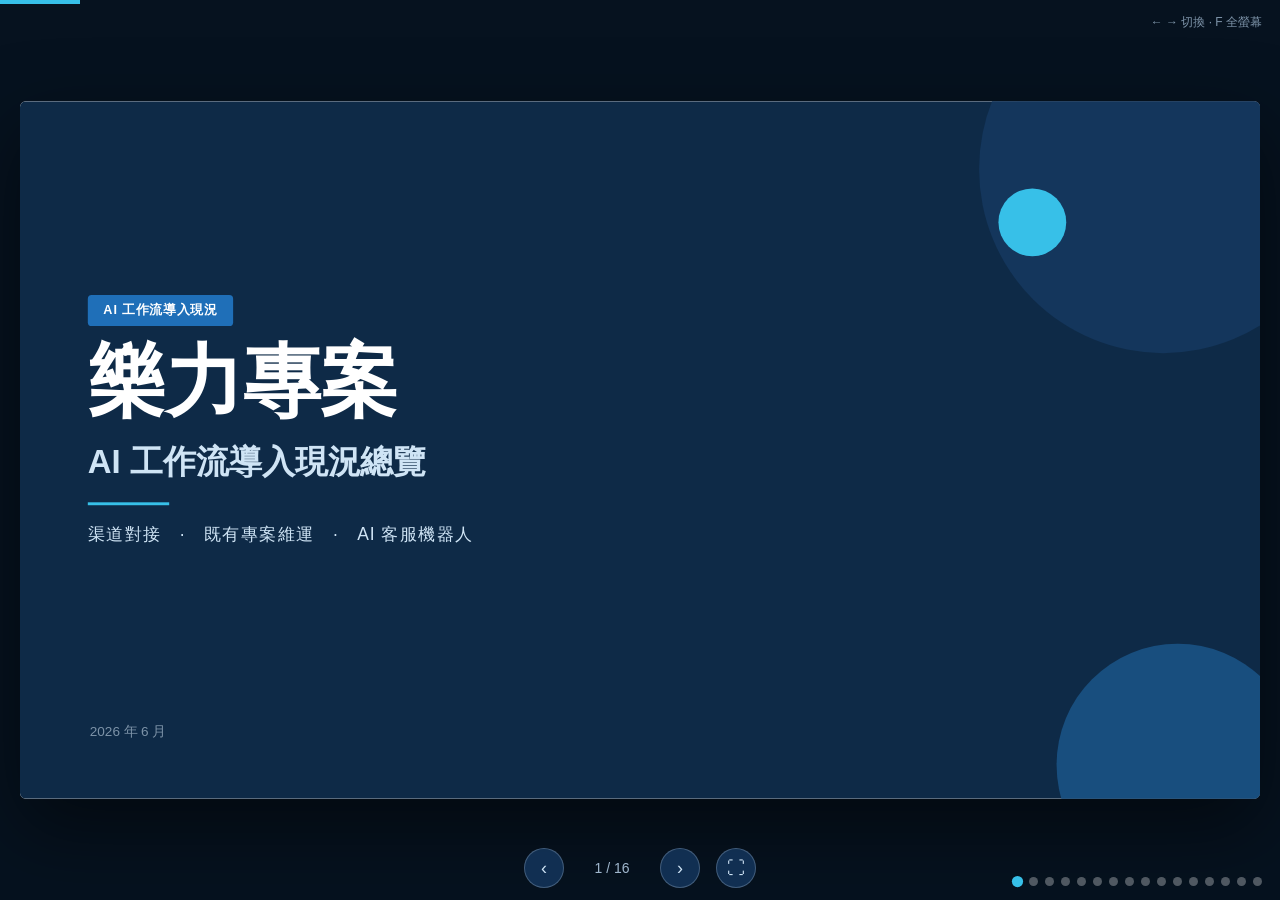
<file: projects/ll-ai-first/slides/LL-AI-First-導入現況.html>
<!DOCTYPE html>
<html lang="zh-Hant">
<head>
<meta charset="UTF-8">
<meta name="viewport" content="width=device-width, initial-scale=1.0">
<title>樂力專案 — AI 工作流導入現況</title>
<style>
  :root{
    --navy:#0E2A47; --navy2:#14365C; --blue:#1F6FB8; --blueD:#184E7E;
    --cyan:#37C0E8; --ice:#CFE4F5; --panel:#F2F6FB; --panel2:#E5EEF7;
    --ink:#1B2A3A; --mute:#5E7186; --line:#D5E1EE; --amber:#E8943A; --amberD:#C2701E;
  }
  *{box-sizing:border-box;margin:0;padding:0}
  html,body{height:100%}
  body{
    font-family:"PingFang TC","Microsoft JhengHei","Noto Sans TC",-apple-system,BlinkMacSystemFont,"Segoe UI",sans-serif;
    background:#06121f;color:var(--ink);overflow:hidden;
  }
  /* stage keeps a fixed 16:9 deck, scaled to fit */
  #stage{position:fixed;inset:0;display:flex;align-items:center;justify-content:center}
  #deck{position:relative;width:1280px;height:720px;transform-origin:center center;
        box-shadow:0 30px 80px rgba(0,0,0,.5);background:#fff;border-radius:6px;overflow:hidden}
  .slide{position:absolute;inset:0;padding:64px 70px;opacity:0;visibility:hidden;
         transition:opacity .45s ease;background:#fff}
  .slide.active{opacity:1;visibility:visible}
  .slide.dark{background:var(--navy);color:#fff}

  /* typography helpers */
  .kicker{font-size:15px;font-weight:700;letter-spacing:2px;color:var(--blue);margin-bottom:8px}
  .kicker.on-dark{color:var(--cyan)}
  h1.title{font-size:34px;font-weight:800;color:var(--ink);line-height:1.15}
  .lead{font-size:16px;color:var(--mute);margin-top:10px}
  .pageno{position:absolute;right:34px;bottom:26px;font-size:13px;color:var(--mute)}
  .slide.dark .pageno{color:#5b7790}
  .chip{display:inline-block;background:var(--blue);color:#fff;font-weight:700;font-size:13px;
        letter-spacing:1px;padding:7px 16px;border-radius:4px}
  .accent-line{width:84px;height:3px;background:var(--cyan);border:none;margin:18px 0}
  .mono{font-family:"SFMono-Regular",Consolas,"Courier New",monospace}

  /* cover */
  .blob{position:absolute;border-radius:50%}
  .cover-title{font-size:80px;font-weight:800;line-height:1;margin-top:18px}
  .cover-sub{font-size:34px;color:var(--ice);margin-top:20px;font-weight:600}
  .cover-tags{font-size:18px;color:var(--ice);margin-top:14px;letter-spacing:1px}
  .cover-date{font-size:14px;color:#7d93a8;position:absolute;bottom:60px}

  /* agenda */
  .arow{display:flex;align-items:center;gap:26px;background:var(--panel);border-radius:8px;
        padding:22px 28px;margin-bottom:18px;border-left:5px solid var(--cyan);
        box-shadow:0 6px 16px rgba(14,42,71,.07)}
  .arow .num{font-size:42px;font-weight:800;color:var(--blue);min-width:70px;text-align:center}
  .arow h3{font-size:21px;color:var(--ink);margin-bottom:6px}
  .arow p{font-size:14px;color:var(--mute);line-height:1.5}

  /* stats */
  .stats{display:grid;grid-template-columns:repeat(3,1fr);gap:22px;margin-top:8px}
  .stat{background:var(--navy);border-radius:8px;padding:26px 18px;text-align:center;
        box-shadow:0 8px 20px rgba(14,42,71,.12)}
  .stat .big{font-size:52px;font-weight:800;color:var(--cyan);line-height:1}
  .stat .lab{font-size:16px;font-weight:700;color:#fff;margin-top:10px}
  .stat .sub{font-size:12px;color:var(--ice);margin-top:5px}
  .sec-head{font-size:16px;font-weight:700;color:var(--blue);margin:26px 0 12px}
  ul.clean{list-style:none}
  ul.clean li{position:relative;padding-left:22px;margin-bottom:11px;font-size:15px;line-height:1.55;color:var(--ink)}
  ul.clean li::before{content:"";position:absolute;left:2px;top:9px;width:8px;height:8px;
        border-radius:50%;background:var(--cyan)}
  .slide.dark ul.clean li{color:var(--ice)}

  /* divider */
  .div-num{font-size:150px;font-weight:800;color:var(--navy2);line-height:.8}

  /* project cards */
  .cards{display:grid;grid-template-columns:repeat(3,1fr);gap:22px;margin-top:10px}
  .card{background:var(--panel);border-radius:8px;padding:26px 24px;
        box-shadow:0 8px 20px rgba(14,42,71,.08);border-top:5px solid var(--blue)}
  .card .code{font-size:19px;font-weight:800;margin-bottom:8px}
  .card .role{font-size:16px;font-weight:700;color:var(--ink);margin-bottom:10px}
  .card .hr{width:36px;height:2px;background:var(--line);margin-bottom:12px}
  .card p{font-size:13.5px;color:var(--mute);line-height:1.55}

  /* flow grid */
  .flowgrid{display:grid;grid-template-columns:repeat(3,1fr);gap:22px;margin-top:14px}
  .fcell{background:var(--panel);border-radius:8px;padding:22px 24px;box-shadow:0 6px 16px rgba(14,42,71,.07)}
  .fcell .fhead{display:flex;align-items:center;gap:14px;margin-bottom:12px}
  .fcell .badge{width:46px;height:46px;border-radius:50%;background:var(--blue);color:#fff;
        font-size:22px;font-weight:800;display:flex;align-items:center;justify-content:center}
  .fcell .ftitle{font-size:18px;font-weight:700;color:var(--ink)}
  .fcell p{font-size:13px;color:var(--mute);line-height:1.45}

  /* pipeline diagram */
  .pipe{display:flex;align-items:stretch;justify-content:center;gap:0;margin-top:56px}
  .pnode{flex:1;border-radius:10px;padding:18px 8px;text-align:center;
         box-shadow:0 8px 20px rgba(14,42,71,.12);position:relative}
  .pnode .pc{font-size:17px;font-weight:800;line-height:1.2}
  .pnode .ps{font-size:12px;margin-top:4px}
  .parrow{display:flex;align-items:center;justify-content:center;width:46px;color:var(--blue);
          font-size:24px;font-weight:800;position:relative}
  .parrow .albl{position:absolute;top:-34px;left:50%;transform:translateX(-50%);
        white-space:nowrap;font-size:11px;font-weight:600;color:var(--blue)}
  .feedback{margin-top:14px;text-align:center;font-size:13px;font-weight:700;color:var(--blueD)}
  .feedback .fbline{display:block;height:30px;border:2px solid var(--cyan);border-top:none;
        border-radius:0 0 10px 10px;margin:0 16% 8px;}

  /* two column tools panel */
  .tcols{display:grid;grid-template-columns:34% 1fr;gap:26px;margin-top:14px;height:430px}
  .tools{background:var(--navy);border-radius:8px;padding:26px 24px;color:#fff;box-shadow:0 8px 20px rgba(14,42,71,.12)}
  .tools h4{color:var(--cyan);font-size:17px;margin-bottom:14px}
  .tools .sublab{font-size:12px;font-weight:700;color:var(--ice);margin:10px 0 6px}
  .tools .toollist{font-size:12.5px;line-height:1.7}
  .tools .skill{font-family:Consolas,"Courier New",monospace;font-size:11.5px;line-height:1.8;color:#fff}
  .rstack{display:flex;flex-direction:column;gap:20px}
  .pbox{background:var(--panel);border-radius:8px;padding:20px 24px;box-shadow:0 6px 16px rgba(14,42,71,.07);flex:1}
  .pbox.chal{border-left:5px solid var(--amber)}
  .pbox.insi{border-left:5px solid var(--cyan)}
  .pbox h4{font-size:16px;margin-bottom:12px}
  .pbox.chal h4{color:var(--amberD)}
  .pbox.insi h4{color:var(--blue)}

  /* vertical steps */
  .vsteps{display:flex;flex-direction:column;gap:13px;margin-top:4px}
  .vstep{display:flex;align-items:center;gap:18px;background:var(--panel);border-radius:8px;
         padding:14px 22px;box-shadow:0 5px 14px rgba(14,42,71,.06)}
  .vstep .vb{width:38px;height:38px;border-radius:50%;background:var(--blue);color:#fff;
        font-weight:800;font-size:17px;display:flex;align-items:center;justify-content:center;flex-shrink:0}
  .vstep span{font-size:15px;color:var(--ink)}

  /* generic grids */
  .grid2{display:grid;grid-template-columns:1fr 1fr;gap:20px;margin-top:14px}
  .ibox{background:var(--panel);border-radius:8px;padding:18px 22px;border-left:5px solid var(--cyan);
        box-shadow:0 6px 16px rgba(14,42,71,.07)}
  .ibox h4{font-size:15px;color:var(--ink);margin-bottom:7px}
  .ibox p{font-size:13px;color:var(--mute);line-height:1.5}
  .bigband{background:var(--panel);border-radius:8px;padding:18px 24px;border-left:5px solid var(--amber);
        box-shadow:0 6px 16px rgba(14,42,71,.07);margin-top:8px}
  .bigband h4{color:var(--amberD);font-size:16px;margin-bottom:8px}
  .bigband p{font-size:15px;color:var(--ink);line-height:1.5}
  .navy-band{background:var(--navy);color:#fff;border-radius:8px;padding:16px 24px;margin:14px 0;font-size:14px;line-height:1.5}
  .navy-band b{color:var(--cyan)}
  .dirbox{background:var(--navy);border-radius:8px;padding:24px;color:#fff;border-top:5px solid var(--cyan);
        box-shadow:0 8px 20px rgba(14,42,71,.12)}
  .dirbox h4{color:var(--cyan);font-size:18px;margin-bottom:12px}
  .dirbox p{font-size:14px;color:var(--ice);line-height:1.6}

  /* comparison table */
  table.cmp{width:100%;border-collapse:collapse;margin-top:16px;font-size:13.5px;
        box-shadow:0 8px 20px rgba(14,42,71,.1);border-radius:8px;overflow:hidden}
  table.cmp th{padding:16px 18px;color:#fff;text-align:left;font-weight:700}
  table.cmp th:nth-child(1){background:var(--navy)}
  table.cmp th:nth-child(2){background:var(--blue)}
  table.cmp th:nth-child(3){background:var(--blueD)}
  table.cmp td{padding:13px 18px;vertical-align:middle;border-bottom:1px solid var(--line)}
  table.cmp td:nth-child(1){background:var(--panel2);font-weight:700;color:var(--ink)}
  table.cmp td:nth-child(2){color:var(--blueD)}
  table.cmp td:nth-child(3){color:var(--mute)}
  table.cmp tr:nth-child(even) td:nth-child(2),
  table.cmp tr:nth-child(even) td:nth-child(3){background:var(--panel)}

  /* controls */
  #ui{position:fixed;left:0;right:0;bottom:0;display:flex;align-items:center;justify-content:center;
      gap:16px;padding:12px;z-index:30;pointer-events:none}
  #ui *{pointer-events:auto}
  .btn{background:rgba(20,54,92,.85);color:#cfe4f5;border:1px solid rgba(207,228,245,.25);
       width:40px;height:40px;border-radius:50%;font-size:18px;cursor:pointer;
       display:flex;align-items:center;justify-content:center;transition:.2s}
  .btn:hover{background:var(--blue);color:#fff}
  #counter{color:#9fb6cc;font-size:14px;min-width:64px;text-align:center;font-variant-numeric:tabular-nums}
  #progress{position:fixed;top:0;left:0;height:4px;background:var(--cyan);z-index:40;transition:width .3s}
  #dots{position:fixed;bottom:14px;right:18px;display:flex;gap:7px;z-index:30}
  #dots i{width:9px;height:9px;border-radius:50%;background:rgba(255,255,255,.3);cursor:pointer;transition:.2s}
  #dots i.on{background:var(--cyan);transform:scale(1.25)}
  .hint{position:fixed;top:14px;right:18px;color:#7d93a8;font-size:12px;z-index:30}
  @media (max-width:640px){.hint{display:none}}
</style>
</head>
<body>
<div id="progress"></div>
<div class="hint">← → 切換 · F 全螢幕</div>
<div id="stage"><div id="deck"></div></div>

<div id="ui">
  <button class="btn" id="prev">‹</button>
  <span id="counter"></span>
  <button class="btn" id="next">›</button>
  <button class="btn" id="fs" title="全螢幕">⛶</button>
</div>
<div id="dots"></div>

<script>
const slides = [
/* 1 cover */
`<div class="slide dark">
  <div class="blob" style="width:380px;height:380px;background:var(--navy2);right:-90px;top:-120px"></div>
  <div class="blob" style="width:250px;height:250px;background:var(--blueD);right:-40px;bottom:-90px"></div>
  <div class="blob" style="width:70px;height:70px;background:var(--cyan);right:200px;top:90px"></div>
  <div style="position:absolute;top:200px;left:70px;max-width:760px">
    <span class="chip">AI 工作流導入現況</span>
    <div class="cover-title">樂力專案</div>
    <div class="cover-sub">AI 工作流導入現況總覽</div>
    <hr class="accent-line">
    <div class="cover-tags">渠道對接　·　既有專案維運　·　AI 客服機器人</div>
  </div>
  <div class="cover-date" style="left:72px">2026 年 6 月</div>
</div>`,

/* 2 agenda */
`<div class="slide">
  <div class="kicker">OVERVIEW</div><h1 class="title">三大導入主軸</h1>
  <div style="margin-top:30px">
    <div class="arow"><div class="num">01</div><div><h3>渠道對接相關專案</h3><p>channels / ll-chnl / ll-chnl-reverse 構成「底層交互 → 正向對接 → 反向校正」的閉環,自動產出渠道規格與轉換模板。</p></div></div>
    <div class="arow"><div class="num">02</div><div><h3>樂力既有專案維運</h3><p>以 multipay 系列為核心,讓 AI 由 Issue 接單,定位並增修既有龐大專案集的程式碼。</p></div></div>
    <div class="arow"><div class="num">03</div><div><h3>樂力 AI 客服機器人</h3><p>解決查單、催單等客服場景;評估通用智能體框架與自建 Harness 兩條技術路線。</p></div></div>
  </div>
  <div class="pageno">02</div>
</div>`,

/* 3 exec summary */
`<div class="slide">
  <div class="kicker">EXECUTIVE SUMMARY</div><h1 class="title">導入綜述</h1>
  <div class="stats">
    <div class="stat"><div class="big">3</div><div class="lab">大導入主軸</div><div class="sub">渠道、維運、客服全面試行</div></div>
    <div class="stat"><div class="big">7+</div><div class="lab">個專案</div><div class="sub">涵蓋既有 Java 與新建 AI 服務</div></div>
    <div class="stat"><div class="big">AI</div><div class="lab">接單到產出</div><div class="sub">由 GitLab Issue 自動驅動工作流</div></div>
  </div>
  <div class="sec-head">核心做法</div>
  <ul class="clean">
    <li>以 Claude Code 為主要 AI Agent,搭配專屬 Skills 標準化分析、開發與測試流程。</li>
    <li>從 GitLab Issue 自動接單,讓 AI 完成需求分析、規格彙整、程式修改與模板產出。</li>
    <li>強調「先完整分析、再產出索引文件」,協助 AI 在龐大既有專案中快速定位目標。</li>
    <li>客服機器人並行評估通用框架與自建狀態機 Harness,以兼顧彈性與流程可控性。</li>
  </ul>
  <div class="pageno">03</div>
</div>`,

/* 4 divider 1 */
`<div class="slide dark">
  <div class="blob" style="width:340px;height:340px;background:var(--navy2);left:-110px;bottom:-120px"></div>
  <div class="blob" style="width:280px;height:280px;background:var(--blueD);right:-80px;top:-130px"></div>
  <div style="position:absolute;top:150px;left:70px">
    <div class="div-num">01</div>
    <div class="kicker on-dark" style="margin-top:14px">PART ONE</div>
    <div style="font-size:40px;font-weight:800;color:#fff">渠道對接相關專案</div>
    <hr class="accent-line">
    <div style="font-size:15px;color:var(--ice)">channels、ll-chnl、ll-chnl-reverse 三者構成渠道對接的閉環生態。</div>
  </div>
</div>`,

/* 5 project cards */
`<div class="slide">
  <div class="kicker">PART 01 · 渠道對接</div><h1 class="title">三大專案定位</h1>
  <div class="cards">
    <div class="card" style="border-color:var(--blueD)"><div class="code" style="color:var(--blueD)">channels</div><div class="role">渠道通用底層</div><div class="hr"></div><p>核心基礎建設(既有 Java Spring 專案)。負責渠道通用的底層交互邏輯,提供穩定、標準化的傳輸與通訊基礎。</p></div>
    <div class="card" style="border-color:var(--blue)"><div class="code" style="color:var(--blue)">ll-chnl</div><div class="role">正向渠道對接</div><div class="hr"></div><p>業務對接與資料轉換核心。讀取需求並分析渠道文檔,對接接口,產出資料轉換模板與配置參數。</p></div>
    <div class="card" style="border-color:var(--cyan)"><div class="code" style="color:var(--blue)">ll-chnl-reverse</div><div class="role">反向校正與生產輸出</div><div class="hr"></div><p>資料反向工程與品保工具。讀取測試環境調校後的資料,反向生成模板與 SQL,校正並訓練 ll-chnl,產出生產初稿。</p></div>
  </div>
  <div class="pageno">05</div>
</div>`,

/* 6 pipeline diagram */
`<div class="slide">
  <div class="kicker">PART 01 · 渠道對接</div><h1 class="title">閉環架構與資料流</h1>
  <div class="lead">「底層交互 → 正向對接 → 反向校正與生產輸出」的閉環生態</div>
  <div class="pipe">
    <div class="pnode" style="background:var(--navy);color:#fff"><div class="pc">channels</div><div class="ps">渠道通用底層</div></div>
    <div class="parrow"><span class="albl" style="color:var(--mute)">通用底層交互</span>⇄</div>
    <div class="pnode" style="background:var(--blue);color:#fff"><div class="pc">ll-chnl</div><div class="ps">正向渠道對接</div></div>
    <div class="parrow"><span class="albl">① 對接轉換</span>→</div>
    <div class="pnode" style="background:var(--panel2);color:var(--ink)"><div class="pc">測試環境</div><div class="ps">資料表 &amp; 調校參數</div></div>
    <div class="parrow"><span class="albl">② 讀取調校</span>→</div>
    <div class="pnode" style="background:var(--cyan);color:var(--navy)"><div class="pc">ll-chnl-reverse</div><div class="ps">反向校正輸出</div></div>
    <div class="parrow"><span class="albl">④ 輸出部署</span>→</div>
    <div class="pnode" style="background:var(--panel2);color:var(--ink)"><div class="pc">生產環境</div><div class="ps">模板與參數初稿</div></div>
  </div>
  <div class="feedback"><span class="fbline" style="margin:0 14% 8px"></span>③ 反向校正與訓練（ll-chnl-reverse → ll-chnl）</div>
  <div class="pageno">06</div>
</div>`,

/* 7 flow grid */
`<div class="slide">
  <div class="kicker">PART 01 · 渠道對接</div><h1 class="title">AI 工作流</h1>
  <div class="flowgrid">
    <div class="fcell"><div class="fhead"><div class="badge">1</div><div class="ftitle">讀取需求</div></div><p>由 GitLab Issue 讀取開發需求</p></div>
    <div class="fcell"><div class="fhead"><div class="badge">2</div><div class="ftitle">彙整規格</div></div><p>分析本地/線上渠道文檔,產出統一格式規格</p></div>
    <div class="fcell"><div class="fhead"><div class="badge">3</div><div class="ftitle">產出模板</div></div><p>依 Skill 生成報文轉換模板與參數(含 SQL)</p></div>
    <div class="fcell"><div class="fhead"><div class="badge">4</div><div class="ftitle">參考底層</div></div><p>視需要參考或修改 channels 程式碼</p></div>
    <div class="fcell"><div class="fhead"><div class="badge">5</div><div class="ftitle">配置測試</div></div><p>將成果配置至測試環境</p></div>
    <div class="fcell"><div class="fhead"><div class="badge">6</div><div class="ftitle">校正上線</div></div><p>OP 驗證後由 reverse 產出生產初稿</p></div>
  </div>
  <div class="pageno">07</div>
</div>`,

/* 8 tools/challenges/insights */
`<div class="slide">
  <div class="kicker">PART 01 · 渠道對接</div><h1 class="title">工具、挑戰與心得</h1>
  <div class="tcols">
    <div class="tools">
      <h4>使用工具</h4>
      <div class="sublab">AI Agent</div>
      <div class="toollist">Claude Code</div>
      <div class="sublab">Skills</div>
      <div class="skill">vibe-sdlc* (系列)<br>analyze-channel-api<br>analyze-channel-dev-requirement<br>channel-dev · git-workflow<br>run-sql · ll-kibana · ast-grep<br>agent-browser · playwright-cli</div>
    </div>
    <div class="rstack">
      <div class="pbox chal"><h4>主要挑戰</h4><ul class="clean">
        <li>需整合跨專案邏輯、系統渠道規格、開發需求,以及外部渠道接口與規格。</li>
        <li>渠道文檔常不清或不全、線上文檔繁雜,甚至需登入授權才能存取。</li></ul></div>
      <div class="pbox insi"><h4>導入心得</h4><ul class="clean">
        <li>從渠道文檔分析出發,產出正規化的渠道開發規格。</li>
        <li>對接前先預先分析 channels,指示可參考的項目與修改重點。</li></ul></div>
    </div>
  </div>
  <div class="pageno">08</div>
</div>`,

/* 9 divider 2 */
`<div class="slide dark">
  <div class="blob" style="width:340px;height:340px;background:var(--navy2);left:-110px;bottom:-120px"></div>
  <div class="blob" style="width:280px;height:280px;background:var(--blueD);right:-80px;top:-130px"></div>
  <div style="position:absolute;top:150px;left:70px">
    <div class="div-num">02</div>
    <div class="kicker on-dark" style="margin-top:14px">PART TWO</div>
    <div style="font-size:40px;font-weight:800;color:#fff">樂力既有專案</div>
    <hr class="accent-line">
    <div style="font-size:15px;color:var(--ice)">以 multipay 系列為核心,讓 AI 接手龐大既有專案集的維運與優化。</div>
  </div>
</div>`,

/* 10 positioning + flow */
`<div class="slide">
  <div class="kicker">PART 02 · 既有專案</div><h1 class="title">專案定位與 AI 工作流</h1>
  <div class="tcols">
    <div class="tools">
      <h4 class="mono" style="color:var(--cyan);font-size:19px">multipay 系列</h4>
      <div style="font-size:15px;font-weight:700;color:#fff;margin-bottom:8px">樂力主要專案集</div>
      <div style="font-size:13.5px;color:var(--ice);line-height:1.6">Java Spring / 既有專案。參考既有核心服務、後端與前端,依需求進行增修或優化。</div>
      <div class="sublab" style="margin-top:18px">使用工具</div>
      <div class="skill">Claude Code · Antigravity IDE<br>vibe-sdlc* · git-workflow · ll-kibana<br>multipay-add-txn-type<br>design-doc-mermaid<br>spring-mvc-refactor-kit</div>
    </div>
    <div class="vsteps">
      <div class="vstep"><div class="vb">1</div><span>由 AI 從 GitLab Issue 接單</span></div>
      <div class="vstep"><div class="vb">2</div><span>告知修改重點與目標程式碼位置、參考文件</span></div>
      <div class="vstep"><div class="vb">3</div><span>AI 依需求與提示修改程式碼</span></div>
      <div class="vstep"><div class="vb">4</div><span>提交審查並校驗</span></div>
      <div class="vstep"><div class="vb">5</div><span>OP 人工測試</span></div>
    </div>
  </div>
  <div class="pageno">10</div>
</div>`,

/* 11 challenges + 2x2 insights */
`<div class="slide">
  <div class="kicker">PART 02 · 既有專案</div><h1 class="title">主要挑戰與導入心得</h1>
  <div class="bigband"><h4>主要挑戰</h4><p>既有專案集龐大複雜,不易定位需修正的目標程式碼。</p></div>
  <div class="sec-head">導入心得</div>
  <div class="grid2">
    <div class="ibox"><h4>先做一次完整分析</h4><p>分析前列出所有相關專案與定位,讓 AI 依序分析,並為每個專案產出固定格式的分析文件。</p></div>
    <div class="ibox"><h4>生成索引文件</h4><p>讓 AI 分析並建立索引,以快速定位目標文件與程式碼。</p></div>
    <div class="ibox"><h4>優化測試流程</h4><p>期望自動佈署至測試環境後由 AI 進行測試,取代部分 OP 測試工作。</p></div>
    <div class="ibox"><h4>定義常用 Skill</h4><p>針對常見修改建立專屬 skill,直接說明重點程式碼位置與修改重點。</p></div>
  </div>
  <div class="pageno">11</div>
</div>`,

/* 12 divider 3 */
`<div class="slide dark">
  <div class="blob" style="width:340px;height:340px;background:var(--navy2);left:-110px;bottom:-120px"></div>
  <div class="blob" style="width:280px;height:280px;background:var(--blueD);right:-80px;top:-130px"></div>
  <div style="position:absolute;top:150px;left:70px">
    <div class="div-num">03</div>
    <div class="kicker on-dark" style="margin-top:14px">PART THREE</div>
    <div style="font-size:40px;font-weight:800;color:#fff">樂力 AI 客服機器人</div>
    <hr class="accent-line">
    <div style="font-size:15px;color:var(--ice)">解決查單、催單等客服場景,並評估兩條技術路線。</div>
  </div>
</div>`,

/* 13 goal + 3 cards */
`<div class="slide">
  <div class="kicker">PART 03 · AI 客服機器人</div><h1 class="title">專案目標與組成</h1>
  <div class="navy-band"><b>專案目標　</b>解決樂力運營的客服問題,提供「查單」、「催單」、「不明單查單」等功能,並兼具運營助理角色。</div>
  <div class="cards">
    <div class="card" style="border-color:var(--blueD)"><div class="code" style="color:var(--blue);font-size:16px">agent-container</div><div class="role" style="font-size:14.5px">AI Agent / TG Bot 佈署容器</div><div class="hr"></div><p>以 OpenClaw 為基底,建構 TG Bot 插件與技能,佈署 Agents 並橋接 TG Bot。</p></div>
    <div class="card" style="border-color:var(--blue)"><div class="code" style="color:var(--blue);font-size:16px">icpay-tg-bot-services</div><div class="role" style="font-size:14.5px">AI Agent 業務服務</div><div class="hr"></div><p>經由安全驗證機制提供必要的樂力業務服務,並包裝成 skill 供 Agent 使用。</p></div>
    <div class="card" style="border-color:var(--cyan)"><div class="code" style="color:var(--blue);font-size:16px">icpay-ai-bot-crm</div><div class="role" style="font-size:14.5px">客服智能體框架 (Harness)</div><div class="hr"></div><p>以預定義工作流(狀態機)控制對話;LLM 僅負責 NLU 與制式 Response,將意圖轉為事件。</p></div>
  </div>
  <div class="pageno">13</div>
</div>`,

/* 14 comparison table */
`<div class="slide">
  <div class="kicker">PART 03 · AI 客服機器人</div><h1 class="title">兩種開發方向比較</h1>
  <div class="lead">評估方向:① 以通用智能體框架(OpenClaw / Hermes)為主　② 自建 Harness 框架,嚴格控制業務流程</div>
  <table class="cmp">
    <tr><th>決策點</th><th>自建 Harness 框架　✓ 受控</th><th>通用框架 (OpenClaw / Hermes)</th></tr>
    <tr><td>主流程驅動</td><td>狀態機(transitions 庫)</td><td>LLM Agent 自主規劃下一步</td></tr>
    <tr><td>LLM 輸出處理</td><td>翻譯層 + JSONLogic 規則</td><td>LLM 直接決定 action</td></tr>
    <tr><td>工具暴露</td><td>自建 LLM 專屬 API 層(白名單)</td><td>將現有 API 直接餵給 Agent</td></tr>
    <tr><td>業務規則</td><td>規則表 + 程式守衛</td><td>塞進 Prompt 讓 LLM 判斷</td></tr>
    <tr><td>流程編排</td><td>狀態轉換表(顯式、可驗證)</td><td>Agent 的 reasoning chain</td></tr>
    <tr><td>人工介入</td><td>HITL 狀態(第一等公民)</td><td>框架附加功能(或無)</td></tr>
  </table>
  <div class="pageno">14</div>
</div>`,

/* 15 challenges + directions */
`<div class="slide">
  <div class="kicker">PART 03 · AI 客服機器人</div><h1 class="title">主要挑戰與發展心得</h1>
  <div class="bigband"><h4>主要挑戰</h4><p>客服業務邏輯複雜,且觸發詞相近;即使正確區分觸發詞意,後續流程仍變化多端,導致業務流程難以滿足運營需求。</p></div>
  <div class="grid2" style="margin-top:16px">
    <div class="dirbox"><h4>通用智能體框架方向</h4><p>需求應由簡至繁,循序迭代,逐步擴充能力。</p></div>
    <div class="dirbox" style="border-color:var(--cyan)"><h4>自建 Harness 框架方向</h4><p>定義強邏輯工作流(狀態機),確保每個流程步驟均可確定、可驗證。</p></div>
  </div>
  <div style="margin-top:16px;background:var(--panel);border-radius:8px;padding:16px 22px;border-left:5px solid var(--blue);box-shadow:0 6px 16px rgba(14,42,71,.07)">
    <div style="font-size:14px;font-weight:700;color:var(--blue);margin-bottom:6px">業界佐證　·　Claude Code「Dynamic Workflow」</div>
    <p style="font-size:13.5px;color:var(--ink);line-height:1.55">Anthropic 於 2026 年 5 月釋出的 Claude Code「Dynamic Workflow」同樣將控制流程從 LLM 手中抽離、釘進確定性程式碼,LLM 僅承擔有邊界的工作——與自建 Harness 核心思路不謀而合,印證此為面對複雜業務流程、降低不確定性的主流選擇。</p>
  </div>
  <div class="pageno">15</div>
</div>`,

/* 16 closing */
`<div class="slide dark">
  <div class="blob" style="width:340px;height:340px;background:var(--navy2);left:-120px;top:-130px"></div>
  <div class="blob" style="width:300px;height:300px;background:var(--blueD);right:-90px;bottom:-110px"></div>
  <div style="position:relative;z-index:2">
    <span class="chip">KEY TAKEAWAYS</span>
    <div style="font-size:38px;font-weight:800;color:#fff;margin-top:14px">綜合心得與後續方向</div>
    <hr class="accent-line">
    <ul class="clean" style="margin-top:18px;font-size:17px">
      <li>面對龐大或複雜的既有專案,「先完整分析、再產出索引」有助快速定位程式碼、降低改錯風險,並留下可重用的結構地圖。</li>
      <li>以 Skill 沉澱常見任務的重點與位置,讓 AI 產出更穩定、可重複。</li>
      <li>推進測試自動化,讓 AI 接手部分 OP 測試,縮短驗證循環。</li>
      <li>客服專案因流程確定性要求高,適合把「控制流程」從 LLM 抽離、釘進確定性程式碼(自建 Harness)以確保可控;但這並非唯一解——Claude Code「動態規劃 + 落地為確定性程式碼」的混合式思路同樣值得借鏡,宜依場景彈性選擇。</li>
    </ul>
  </div>
</div>`
];

const deck = document.getElementById('deck');
deck.innerHTML = slides.join('');
const slideEls = [...deck.children];
const dots = document.getElementById('dots');
slideEls.forEach((_,i)=>{const d=document.createElement('i');d.onclick=()=>go(i);dots.appendChild(d);});
const dotEls=[...dots.children];
let cur = 0;

function render(){
  slideEls.forEach((el,i)=>el.classList.toggle('active',i===cur));
  dotEls.forEach((el,i)=>el.classList.toggle('on',i===cur));
  document.getElementById('counter').textContent = (cur+1)+' / '+slides.length;
  document.getElementById('progress').style.width = ((cur+1)/slides.length*100)+'%';
}
function go(i){cur=Math.max(0,Math.min(slides.length-1,i));render();}
function next(){go(cur+1);} function prev(){go(cur-1);}

document.getElementById('next').onclick=next;
document.getElementById('prev').onclick=prev;
document.getElementById('fs').onclick=()=>{
  if(!document.fullscreenElement) document.documentElement.requestFullscreen();
  else document.exitFullscreen();
};
document.addEventListener('keydown',e=>{
  if(['ArrowRight','PageDown',' '].includes(e.key)){e.preventDefault();next();}
  else if(['ArrowLeft','PageUp'].includes(e.key)){e.preventDefault();prev();}
  else if(e.key==='Home')go(0); else if(e.key==='End')go(slides.length-1);
  else if(e.key.toLowerCase()==='f')document.getElementById('fs').onclick();
});
// click left/right halves of deck to navigate
deck.addEventListener('click',e=>{
  if(e.target.closest('a,button')) return;
  const r=deck.getBoundingClientRect();
  (e.clientX-r.left > r.width/2) ? next() : prev();
});
// touch swipe
let tx=0;
deck.addEventListener('touchstart',e=>tx=e.touches[0].clientX,{passive:true});
deck.addEventListener('touchend',e=>{const dx=e.changedTouches[0].clientX-tx; if(Math.abs(dx)>50)(dx<0?next():prev());});

// scale deck to fit viewport (keep 16:9)
function fit(){
  const pad=40, vw=window.innerWidth-pad, vh=window.innerHeight-pad;
  const s=Math.min(vw/1280, vh/720);
  deck.style.transform='scale('+s+')';
}
window.addEventListener('resize',fit);
fit(); render();
</script>
</body>
</html>
</file>
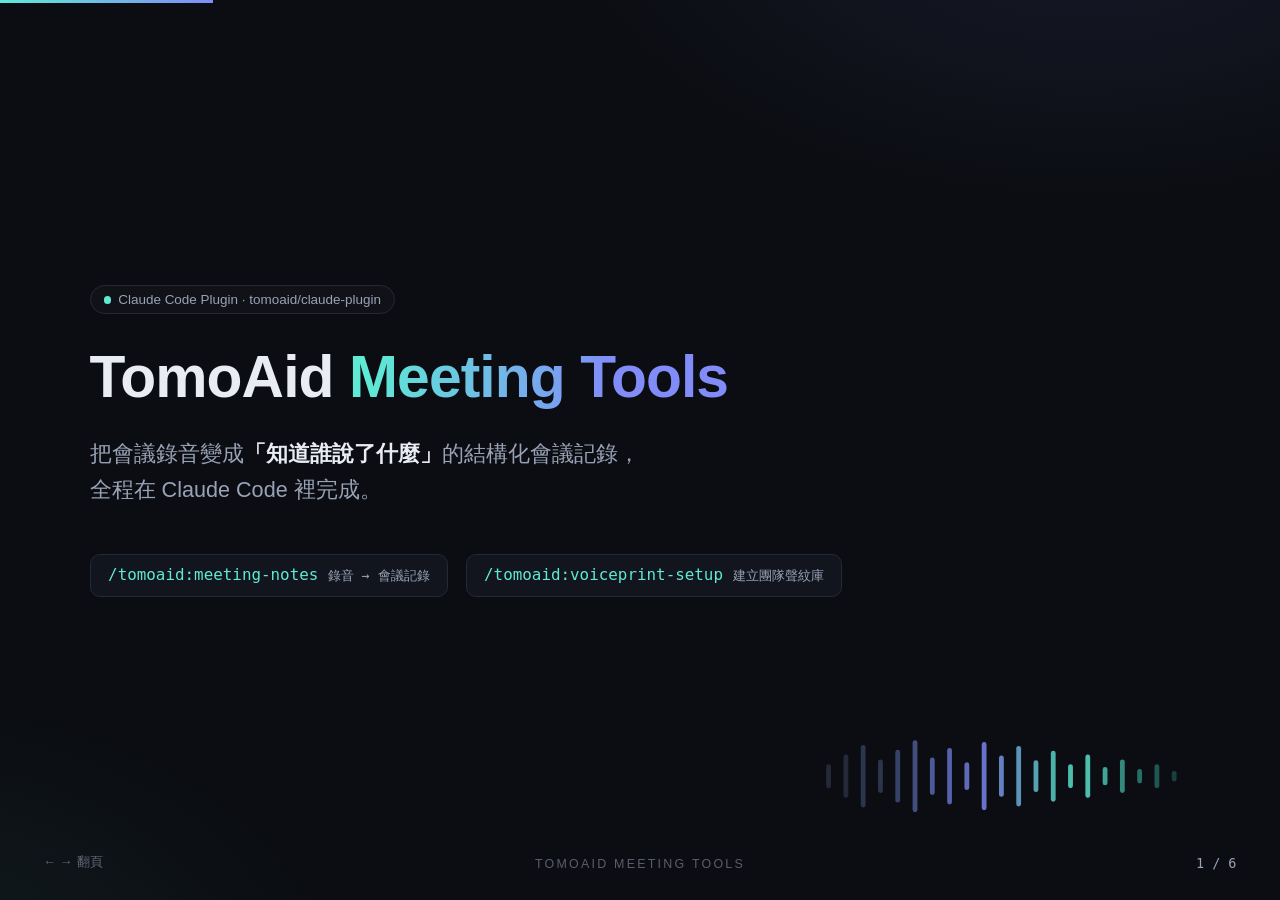
<file: projects/tomoaid-meeting-tools/slides/tomoaid-meeting-tools-intro.html>
<!DOCTYPE html>
<html lang="zh-Hant">
<head>
<meta charset="utf-8">
<meta name="viewport" content="width=device-width, initial-scale=1">
<title>TomoAid Meeting Tools — 簡報</title>
<style>
  :root {
    --bg: #0b0d12;
    --panel: #12151d;
    --panel-2: #171b25;
    --line: #232936;
    --text: #e9ecf3;
    --muted: #98a2b6;
    --accent: #5eead4;
    --accent-2: #818cf8;
    --warn: #fbbf24;
    --mono: ui-monospace, "SF Mono", SFMono-Regular, Menlo, monospace;
  }
  * { box-sizing: border-box; margin: 0; }
  html, body { height: 100%; }
  body {
    background: var(--bg); color: var(--text); overflow: hidden;
    font-family: -apple-system, BlinkMacSystemFont, "PingFang TC", "Noto Sans TC", sans-serif;
    font-size: clamp(13px, 1.35vw, 19px);
  }
  .deck { position: fixed; inset: 0; }
  .slide {
    position: absolute; inset: 0; padding: 8vh 7vw 10vh;
    display: flex; flex-direction: column; justify-content: center;
    opacity: 0; transform: translateY(14px); pointer-events: none;
    transition: opacity .35s ease, transform .35s ease;
    background:
      radial-gradient(900px 500px at 85% -10%, rgba(129,140,248,.10), transparent 60%),
      radial-gradient(800px 500px at -10% 110%, rgba(94,234,212,.07), transparent 60%),
      var(--bg);
  }
  .slide.active { opacity: 1; transform: none; pointer-events: auto; }

  .kicker {
    font-size: .72em; letter-spacing: .22em; text-transform: uppercase;
    color: var(--accent); font-weight: 700; margin-bottom: 1.1em;
  }
  h1 { font-size: 3.4em; line-height: 1.12; letter-spacing: -.015em; font-weight: 800; }
  h2 { font-size: 2.1em; line-height: 1.15; letter-spacing: -.01em; font-weight: 800; margin-bottom: .9em; }
  .grad {
    background: linear-gradient(92deg, var(--accent) 5%, var(--accent-2) 70%);
    -webkit-background-clip: text; background-clip: text; color: transparent;
  }
  .muted { color: var(--muted); }
  code, .mono { font-family: var(--mono); }

  .badge {
    display: inline-flex; align-items: center; gap: .5em;
    border: 1px solid var(--line); border-radius: 999px; padding: .45em 1em;
    font-size: .78em; color: var(--muted); margin-bottom: 2.2em; background: rgba(255,255,255,.02);
  }
  .badge .dot { width: .55em; height: .55em; border-radius: 50%; background: var(--accent); }

  .card {
    background: var(--panel); border: 1px solid var(--line); border-radius: 14px; padding: 1.3em 1.4em;
  }
  .grid2 { display: grid; grid-template-columns: 1fr 1fr; gap: 2.6vw; align-items: start; }

  /* ---- slide 1 ---- */
  .s1 .sub { font-size: 1.25em; color: var(--muted); margin-top: 1.2em; max-width: 30em; line-height: 1.7; }
  .cmdrow { display: flex; gap: 1em; margin-top: 2.6em; flex-wrap: wrap; }
  .cmd {
    font-family: var(--mono); font-size: .92em; color: var(--accent);
    background: var(--panel); border: 1px solid var(--line); border-radius: 10px; padding: .65em 1.1em;
  }
  .cmd small { color: var(--muted); font-family: inherit; }
  .wave { position: absolute; right: 6vw; bottom: 9vh; width: 30vw; opacity: .8; }

  /* ---- slide 2 ---- */
  .ba { display: flex; flex-direction: column; gap: 1em; }
  .ba .label { font-size: .72em; letter-spacing: .15em; text-transform: uppercase; font-weight: 700; margin-bottom: .7em; }
  .ba .before .label { color: var(--muted); }
  .ba .after .label { color: var(--accent); }
  .ba .before { opacity: .62; }
  .ba .after { border-color: rgba(94,234,212,.35); box-shadow: 0 0 0 1px rgba(94,234,212,.12), 0 18px 50px -28px rgba(94,234,212,.25); }
  .tline { font-family: var(--mono); font-size: .86em; line-height: 1.65; }
  .tline + .tline { margin-top: .65em; }
  .tline .sp { color: var(--accent-2); font-weight: 700; }
  .tline .sp.named { color: var(--accent); }
  .tline .ts { color: var(--muted); font-size: .9em; }
  .feats { display: flex; flex-direction: column; gap: 1.05em; }
  .feat { display: grid; grid-template-columns: 2.5em 1fr; gap: 1em; align-items: start; }
  .feat .ic {
    width: 2.2em; height: 2.2em; border-radius: 9px; display: flex; align-items: center; justify-content: center;
    background: linear-gradient(135deg, rgba(94,234,212,.14), rgba(129,140,248,.14));
    border: 1px solid var(--line); color: var(--accent); font-size: 1em;
  }
  .feat b { display: block; margin-bottom: .25em; font-size: 1.02em; }
  .feat p { color: var(--muted); font-size: .9em; line-height: 1.65; }

  /* ---- slide 3 diagram ---- */
  .diagram { width: 100%; max-width: 1180px; margin: 0 auto; }
  .diagram text { font-family: -apple-system, "PingFang TC", sans-serif; }

  /* ---- slide 4 steps ---- */
  .steps { display: grid; grid-template-columns: repeat(4, 1fr); gap: 1.1vw; margin-bottom: 2em; }
  .step { position: relative; padding: 1.2em 1.2em 1.3em; }
  .step .num {
    font-family: var(--mono); font-weight: 700; color: var(--accent); font-size: .8em;
    letter-spacing: .12em; margin-bottom: .8em;
  }
  .step b { display: block; font-size: 1em; margin-bottom: .45em; }
  .step p { color: var(--muted); font-size: .84em; line-height: 1.6; }
  .step::after {
    content: "→"; position: absolute; right: -1em; top: 50%; transform: translateY(-50%);
    color: var(--muted); font-size: 1.1em; z-index: 2;
  }
  .step:last-child::after { content: none; }
  .chips { display: flex; gap: .8em; flex-wrap: wrap; }
  .chip {
    border: 1px solid var(--line); border-radius: 999px; padding: .5em 1em;
    font-size: .82em; color: var(--muted); background: rgba(255,255,255,.02);
  }
  .chip b { color: var(--text); font-weight: 600; }
  .mock { margin-top: 2em; max-width: 34em; }
  .mock .mhead { font-family: var(--mono); font-size: .8em; color: var(--muted); margin-bottom: .8em; }
  .mock .mbar { display: flex; align-items: center; gap: .8em; }
  .mock .play { width: 2em; height: 2em; border-radius: 50%; background: var(--panel-2); border: 1px solid var(--line);
    display: flex; align-items: center; justify-content: center; color: var(--accent); font-size: .85em; }
  .mock .track { flex: 1; height: .45em; border-radius: 99px; background: var(--panel-2); position: relative; overflow: hidden; }
  .mock .track::before { content: ""; position: absolute; inset: 0; width: 38%; background: linear-gradient(90deg, var(--accent), var(--accent-2)); }
  .mock .mrow { display: flex; gap: .8em; margin-top: 1em; align-items: center; }
  .mock input { flex: 1; background: var(--panel-2); border: 1px solid var(--line); border-radius: 8px;
    color: var(--text); font-size: .9em; padding: .55em .8em; font-family: inherit; }
  .mock .skip { font-size: .82em; color: var(--muted); white-space: nowrap; }

  /* ---- slide 5 ---- */
  .term {
    font-family: var(--mono); font-size: .86em; line-height: 1.75; padding: 1.2em 1.4em;
    background: #0d1017; border: 1px solid var(--line); border-radius: 12px;
  }
  .term .p { color: var(--accent); }
  .term .c { color: var(--muted); }
  .term .ok { color: var(--accent); }
  .term .warn { color: var(--warn); }
  .principles { margin-top: 1.6em; display: flex; flex-direction: column; gap: .7em; }
  .principles li { list-style: none; color: var(--muted); font-size: .92em; line-height: 1.6; padding-left: 1.4em; position: relative; }
  .principles li::before { content: "✓"; position: absolute; left: 0; color: var(--accent); font-weight: 700; }
  .principles li b { color: var(--text); font-weight: 600; }

  /* ---- slide 6 ---- */
  .s6 .grid2 { align-items: stretch; }
  .plist { display: flex; flex-direction: column; gap: 1em; margin-top: .2em; }
  .pitem { display: grid; grid-template-columns: 1.8em 1fr; gap: .8em; font-size: .92em; line-height: 1.65; color: var(--muted); }
  .pitem .pi { color: var(--accent); font-weight: 700; }
  .pitem b { color: var(--text); font-weight: 600; }
  .install code {
    display: block; font-family: var(--mono); font-size: .88em; color: var(--accent);
    background: #0d1017; border: 1px solid var(--line); border-radius: 10px; padding: .7em 1em; margin-bottom: .7em;
  }
  .reqs { margin-top: 1.2em; }

  /* ---- chrome ---- */
  /* ---- print / PDF 匯出：每張投影片一頁 16:9 ----
     全部用固定 px（頁面 = 1280×720 @96dpi），不用 vh/vw——
     瀏覽器 Cmd+P 時 vh/vw 是按「視窗」而非頁面算，視窗比例不同就會跑版 */
  @page { size: 1280px 720px; margin: 0; }
  @media print {
    html, body { overflow: visible; height: auto; font-size: 17px;
      -webkit-print-color-adjust: exact; print-color-adjust: exact; }
    .deck { position: static; }
    .slide { position: relative; inset: auto; width: 1280px; height: 720px;
      padding: 58px 90px 72px;
      opacity: 1; transform: none; pointer-events: auto;
      page-break-after: always; break-inside: avoid; }
    .slide:last-child { page-break-after: auto; }
    .grid2 { gap: 33px; }
    .steps { gap: 14px; }
    .s1 .wave { width: 384px; right: 77px; bottom: 65px; }
    .progress, .counter, .navhint, .footmark { display: none; }
    /* Chrome print-to-PDF 對 background-clip:text 會出色塊，改實色 */
    .grad { background: none; -webkit-background-clip: initial; background-clip: initial; color: var(--accent); }
  }

  .progress { position: fixed; top: 0; left: 0; height: 3px; background: linear-gradient(90deg, var(--accent), var(--accent-2));
    width: 0; transition: width .3s ease; z-index: 10; }
  .counter { position: fixed; bottom: 3.2vh; right: 3.4vw; font-family: var(--mono); font-size: .78em; color: var(--muted); z-index: 10; }
  .navhint { position: fixed; bottom: 3.2vh; left: 3.4vw; font-size: .75em; color: var(--muted); opacity: .6; z-index: 10; }
  .footmark { position: fixed; bottom: 3.2vh; left: 50%; transform: translateX(-50%);
    font-size: .72em; letter-spacing: .18em; text-transform: uppercase; color: var(--muted); opacity: .55; z-index: 10; }
</style>
</head>
<body>
<div class="progress" id="progress"></div>
<div class="deck" id="deck">

  <!-- 1 封面 -->
  <section class="slide s1">
    <div>
      <div class="badge"><span class="dot"></span>Claude Code Plugin · tomoaid/claude-plugin</div>
      <h1>TomoAid <span class="grad">Meeting Tools</span></h1>
      <p class="sub">把會議錄音變成<b style="color:var(--text)">「知道誰說了什麼」</b>的結構化會議記錄，<br>全程在 Claude Code 裡完成。</p>
      <div class="cmdrow">
        <div class="cmd">/tomoaid:meeting-notes <small>錄音 → 會議記錄</small></div>
        <div class="cmd">/tomoaid:voiceprint-setup <small>建立團隊聲紋庫</small></div>
      </div>
    </div>
    <svg class="wave" viewBox="0 0 400 90" fill="none" aria-hidden="true">
      <g stroke-linecap="round" stroke-width="5">
        <line x1="10"  y1="35" x2="10"  y2="55" stroke="#2a3142"/><line x1="28" y1="25" x2="28" y2="65" stroke="#2a3142"/>
        <line x1="46"  y1="15" x2="46"  y2="75" stroke="#34405a"/><line x1="64" y1="30" x2="64" y2="60" stroke="#34405a"/>
        <line x1="82"  y1="20" x2="82"  y2="70" stroke="#41507a"/><line x1="100" y1="10" x2="100" y2="80" stroke="#4f5f99"/>
        <line x1="118" y1="28" x2="118" y2="62" stroke="#5b6cb8"/><line x1="136" y1="18" x2="136" y2="72" stroke="#6877cf"/>
        <line x1="154" y1="33" x2="154" y2="57" stroke="#7583e0"/><line x1="172" y1="12" x2="172" y2="78" stroke="#818cf8"/>
        <line x1="190" y1="26" x2="190" y2="64" stroke="#79a0ef"/><line x1="208" y1="16" x2="208" y2="74" stroke="#6fb5e4"/>
        <line x1="226" y1="31" x2="226" y2="59" stroke="#67c8da"/><line x1="244" y1="21" x2="244" y2="69" stroke="#5fd9d2"/>
        <line x1="262" y1="35" x2="262" y2="55" stroke="#5eead4"/><line x1="280" y1="25" x2="280" y2="65" stroke="#5eead4"/>
        <line x1="298" y1="38" x2="298" y2="52" stroke="#4cc9b6"/><line x1="316" y1="30" x2="316" y2="60" stroke="#3da899"/>
        <line x1="334" y1="40" x2="334" y2="50" stroke="#2f877d"/><line x1="352" y1="35" x2="352" y2="55" stroke="#246a62"/>
        <line x1="370" y1="42" x2="370" y2="48" stroke="#1b4f4a"/>
      </g>
    </svg>
  </section>

  <!-- 2 賣點 -->
  <section class="slide">
    <div class="kicker">Why</div>
    <h2>逐字稿不該「全部混在一起」</h2>
    <div class="grid2">
      <div class="ba">
        <div class="card before">
          <div class="label">一般轉錄工具 — 沒有 speaker，一整段連在一起</div>
          <div class="tline">我們先對齊Q2上線的範圍好那聲紋流程寫好了嗎寫好了下週可以測那這條誰來收我來吧對了客戶demo改到週四艾瑞克你有空嗎應該可以…</div>
          <div class="tline" style="margin-top:.9em; color:var(--muted)">→ 誰說的？誰答應的？事後對不回去。</div>
        </div>
        <div class="card after">
          <div class="label">TomoAid Meeting Tools — 同一段話</div>
          <div class="tline"><span class="sp named">**Alice**</span> <span class="ts">[00:00:12–00:01:34]</span><br>我們先對齊 Q2 上線的範圍。聲紋流程寫好了嗎？</div>
          <div class="tline"><span class="sp named">**Bob**</span> <span class="ts">[00:01:35–00:02:10]</span><br>寫好了，下週可以測。客戶 demo 改週四，Eric 你有空嗎？</div>
        </div>
      </div>
      <div class="feats">
        <div class="feat"><div class="ic">◉</div><div><b>具名 speaker，Action Items 直接對到人</b><p>pyannote.ai voiceprint 比對團隊聲紋庫，逐字稿直接標人名（外部來賓保留編號、不硬猜）。有了人名，會後可直接開單、assign 任務。</p></div></div>
        <div class="feat"><div class="ic">Aa</div><div><b>詞彙表 priming</b><p>人名、產品名、術語餵給 ASR，專有名詞不再聽錯（Erica → Eric）；用繁體撰寫同時把輸出偏向繁體。</p></div></div>
        <div class="feat"><div class="ic">⊕</div><div><b>官方對齊 + 幻覺標注</b><p>採 pyannote 官方 segment-level max-overlap 合併；無語音區段的 ASR 幻覺標 ⚠ 供清理，不無聲吞掉。</p></div></div>
        <div class="feat"><div class="ic">∞</div><div><b>長音檔自動處理</b><p>超過 API 上限自動切段轉錄，段與段之間傳遞上下文；詞彙表在每段都優先保留。</p></div></div>
      </div>
    </div>
  </section>

  <!-- 3 流程 -->
  <section class="slide">
    <div class="kicker">How it works</div>
    <h2>兩路並行，max-overlap 對齊</h2>
    <svg class="diagram" viewBox="0 0 1180 470" fill="none">
      <defs>
        <marker id="arr" viewBox="0 0 10 10" refX="9" refY="5" markerWidth="7" markerHeight="7" orient="auto-start-reverse">
          <path d="M0,1 L9,5 L0,9" stroke="#5b657c" stroke-width="1.6" fill="none"/>
        </marker>
        <linearGradient id="ag" x1="0" y1="0" x2="1" y2="0">
          <stop offset="0" stop-color="#5eead4"/><stop offset="1" stop-color="#818cf8"/>
        </linearGradient>
      </defs>

      <!-- 錄音檔 -->
      <rect x="30" y="185" width="160" height="100" rx="14" fill="#12151d" stroke="#232936"/>
      <text x="110" y="228" text-anchor="middle" fill="#e9ecf3" font-size="21" font-weight="700">會議錄音</text>
      <text x="110" y="256" text-anchor="middle" fill="#98a2b6" font-size="14" font-family="ui-monospace,monospace">.m4a .mp3 .wav…</text>

      <!-- 分岔 -->
      <path d="M190 235 C 230 235, 230 125, 268 125" stroke="#5b657c" stroke-width="1.6" marker-end="url(#arr)"/>
      <path d="M190 235 C 230 235, 230 345, 268 345" stroke="#5b657c" stroke-width="1.6" marker-end="url(#arr)"/>

      <!-- pyannote -->
      <rect x="272" y="62" width="270" height="126" rx="14" fill="#12151d" stroke="#3b4663"/>
      <text x="407" y="100" text-anchor="middle" fill="#a5b4fc" font-size="19" font-weight="700">pyannote.ai /v1/identify</text>
      <text x="407" y="128" text-anchor="middle" fill="#98a2b6" font-size="14">聲紋庫 voiceprints.json 比對</text>
      <text x="407" y="152" text-anchor="middle" fill="#98a2b6" font-size="14">上傳暫存 48h 自刪 · exclusive 模式</text>
      <text x="407" y="176" text-anchor="middle" fill="#7c879c" font-size="13" font-family="ui-monospace,monospace">→ 誰在何時說話</text>

      <!-- whisper -->
      <rect x="272" y="282" width="270" height="126" rx="14" fill="#12151d" stroke="#2c5e57"/>
      <text x="407" y="320" text-anchor="middle" fill="#5eead4" font-size="19" font-weight="700">OpenAI whisper-1</text>
      <text x="407" y="348" text-anchor="middle" fill="#98a2b6" font-size="14">詞彙表 priming · segment 時間戳</text>
      <text x="407" y="372" text-anchor="middle" fill="#98a2b6" font-size="14">&gt;25MB 自動切段、跨段傳上下文</text>
      <text x="407" y="396" text-anchor="middle" fill="#7c879c" font-size="13" font-family="ui-monospace,monospace">→ 說了什麼（含時間）</text>

      <!-- 並行 label -->
      <text x="407" y="243" text-anchor="middle" fill="#5b657c" font-size="13" letter-spacing="3">並 行 執 行</text>

      <!-- 匯流 -->
      <path d="M542 125 C 590 125, 590 235, 628 235" stroke="#5b657c" stroke-width="1.6" marker-end="url(#arr)"/>
      <path d="M542 345 C 590 345, 590 235, 628 235" stroke="#5b657c" stroke-width="1.6" marker-end="url(#arr)"/>

      <!-- merge -->
      <rect x="632" y="172" width="240" height="126" rx="14" fill="#12151d" stroke="url(#ag)" stroke-width="1.4"/>
      <text x="752" y="212" text-anchor="middle" fill="#e9ecf3" font-size="19" font-weight="700">max-overlap 合併</text>
      <text x="752" y="240" text-anchor="middle" fill="#98a2b6" font-size="14">每個 ASR 段配給重疊最多的 speaker</text>
      <text x="752" y="264" text-anchor="middle" fill="#fbbf24" font-size="14">⚠ 無語音區段＝疑似幻覺，標注供清理</text>

      <path d="M872 235 L 938 235" stroke="#5b657c" stroke-width="1.6" marker-end="url(#arr)"/>

      <!-- 輸出 -->
      <rect x="942" y="148" width="210" height="174" rx="14" fill="#12151d" stroke="#232936"/>
      <text x="1047" y="186" text-anchor="middle" fill="#e9ecf3" font-size="19" font-weight="700">會議記錄 .md</text>
      <text x="1047" y="216" text-anchor="middle" fill="#98a2b6" font-size="14">清理贅詞 / 幻覺 / 錯字</text>
      <text x="1047" y="240" text-anchor="middle" fill="#98a2b6" font-size="14">決策 · Action Items</text>
      <text x="1047" y="264" text-anchor="middle" fill="#98a2b6" font-size="14">Open Questions</text>
      <text x="1047" y="296" text-anchor="middle" fill="#7c879c" font-size="13" font-family="ui-monospace,monospace">逐字稿另檔保存</text>
    </svg>
  </section>

  <!-- 4 voiceprint-setup -->
  <section class="slide">
    <div class="kicker">/tomoaid:voiceprint-setup</div>
    <h2>一段多人錄音，建好整個團隊的聲紋庫</h2>
    <div class="steps">
      <div class="card step"><div class="num">STEP 1</div><b>丟一段會議錄音</b><p>大家都有發言的多人會議最好，一次建立多位成員。</p></div>
      <div class="card step"><div class="num">STEP 2</div><b>自動切出樣本</b><p>diarization 分段，每位 speaker 拼接最長片段（≤ 29 秒）。</p></div>
      <div class="card step"><div class="num">STEP 3</div><b>網頁試聽標人名</b><p>本地標記介面逐段試聽、填英文名；非成員勾略過。<b style="color:var(--accent)">名字一定由人來標。</b></p></div>
      <div class="card step"><div class="num">STEP 4</div><b>寫入聲紋庫</b><p><span class="mono">voiceprints.json</span>，<span class="mono">--merge</span> 增量更新、不動既有成員。</p></div>
    </div>
    <div class="card mock">
      <div class="mhead">SPEAKER_01 · 總發言 42s · 樣本 28.6s</div>
      <div class="mbar"><div class="play">▶</div><div class="track"></div></div>
      <div class="mrow"><input value="Alice" readonly><span class="skip">☐ 略過</span></div>
    </div>
    <div class="chips" style="margin-top:1.6em">
      <span class="chip"><b>何時重跑：</b>新成員加入 · 連續被標 UNKNOWN（聲紋失準）</span>
      <span class="chip"><b>隱私：</b>voiceprint 是不可逆 feature vector，無法還原成原音</span>
    </div>
  </section>

  <!-- 5 meeting-notes -->
  <section class="slide">
    <div class="kicker">/tomoaid:meeting-notes</div>
    <h2>之後每場會議，一句話</h2>
    <div class="grid2">
      <div>
        <div class="term">
          <span class="p">›</span> /tomoaid:meeting-notes ./recordings/2026-06-11.m4a<br><br>
          <span class="ok">✓</span> 會議記錄&nbsp;&nbsp;meetings/2026-06-11-q2-kickoff.md<br>
          <span class="ok">✓</span> 逐字稿&nbsp;&nbsp;&nbsp;&nbsp;meetings/transcripts/…-transcript.md<br>
          <span class="ok">✓</span> 音檔&nbsp;&nbsp;&nbsp;&nbsp;&nbsp;&nbsp;meetings/recordings/…m4a <span class="c">（自動 gitignore）</span><br><br>
          <span class="warn">⚠</span> 不確定的點：<br>
          <span class="c">&nbsp;&nbsp;- 12:34 處聽不清，已標 […]</span><br>
          <span class="c">&nbsp;&nbsp;- 「待指派 Owner」共 2 條，請決定 owner</span>
        </div>
      </div>
      <div>
        <ul class="principles">
          <li><b>摘要與分節依內容判斷</b>，不硬套模板；沿用專案既有會議記錄慣例。</li>
          <li><b>Action Items 不外推 owner</b>——沒明確指派就進「待指派 Owner」，不替團隊做分工決定。</li>
          <li><b>清理是去蕪存菁，不是壓縮</b>——保留所有資訊、數字與觀點；不確定的點統一列給你 review。</li>
          <li><b>腳本失敗就停</b>，不憑檔名腦補會議內容；pyannote 中途掛掉自動降級為 plain 逐字稿並說明。</li>
        </ul>
      </div>
    </div>
  </section>

  <!-- 6 隱私與安裝 -->
  <section class="slide s6">
    <div class="kicker">Privacy & Setup</div>
    <h2>上手前要知道的事</h2>
    <div class="grid2">
      <div class="card">
        <b style="display:block; margin-bottom:1em">隱私</b>
        <div class="plist">
          <div class="pitem"><span class="pi">›</span><span><b>音檔會離開你的機器</b>：轉錄送 OpenAI、diarization 送 pyannote.ai（暫存 48 小時自動刪除）。敏感會議自行評估。</span></div>
          <div class="pitem"><span class="pi">›</span><span><b>Voiceprint 不可逆</b>，但屬生物特徵資料——存私有 repo，取得成員同意後再建立。</span></div>
          <div class="pitem"><span class="pi">›</span><span><b>音檔不進 git</b>：輸出時自動加入 .gitignore，只留在本機；逐字稿與會議記錄是文字檔，可搜尋、可 review。</span></div>
        </div>
      </div>
      <div class="card install">
        <b style="display:block; margin-bottom:1em">安裝</b>
        <code>/plugin marketplace add tomoaid/claude-plugin</code>
        <code>/plugin install tomoaid@tomoaid</code>
        <div class="reqs plist">
          <div class="pitem"><span class="pi">›</span><span><b>需求</b>：<span class="mono">OPENAI_API_KEY</span> · <span class="mono">PYANNOTEAI_API_KEY</span> · ffmpeg · Python 3.10+（免 pip install）</span></div>
          <div class="pitem"><span class="pi">›</span><span><b>團隊用</b>：寫進專案 <span class="mono">.claude/settings.json</span>，隊友 clone 即自動啟用（project scope）。</span></div>
          <div class="pitem"><span class="pi">›</span><span><b>第一次</b>先跑 voiceprint-setup 建聲紋庫，之後每場會議一句 meeting-notes。</span></div>
        </div>
      </div>
    </div>
  </section>

</div>

<div class="counter" id="counter"></div>
<div class="navhint">← → 翻頁</div>
<div class="footmark">TomoAid Meeting Tools</div>

<script>
const slides = [...document.querySelectorAll('.slide')];
const counter = document.getElementById('counter');
const progress = document.getElementById('progress');
let cur = Math.min(slides.length - 1, Math.max(0, (parseInt(location.hash.slice(1), 10) || 1) - 1));

function show(i) {
  cur = Math.min(slides.length - 1, Math.max(0, i));
  slides.forEach((s, j) => s.classList.toggle('active', j === cur));
  counter.textContent = `${cur + 1} / ${slides.length}`;
  progress.style.width = `${((cur + 1) / slides.length) * 100}%`;
  history.replaceState(null, '', `#${cur + 1}`);
}
addEventListener('keydown', e => {
  if (['ArrowRight', 'ArrowDown', ' ', 'PageDown'].includes(e.key)) { e.preventDefault(); show(cur + 1); }
  if (['ArrowLeft', 'ArrowUp', 'PageUp'].includes(e.key)) { e.preventDefault(); show(cur - 1); }
  if (e.key === 'Home') show(0);
  if (e.key === 'End') show(slides.length - 1);
});
addEventListener('click', e => {
  if (e.target.closest('a, input, button')) return;
  show(e.clientX > innerWidth / 2 ? cur + 1 : cur - 1);
});
show(cur);
</script>
</body>
</html>
</file>
<file: projects/igc-demo/demo/styles.css>
:root {
  --stage-w: 393px;
  --stage-h: 852px;
  --phone-scale: 1;
  --phone-rotate: 90deg;
  --gold: #f7c84a;
  --amber: #ff9f2a;
  --parchment: #f2d7a4;
  --stone: #151817;
  --text: #f4e8c7;
  --muted: #a9987d;
  --panel: rgba(16, 18, 17, 0.94);
  color-scheme: dark;
  font-family: Inter, ui-sans-serif, system-ui, -apple-system, BlinkMacSystemFont, "Segoe UI", sans-serif;
}

* {
  box-sizing: border-box;
}

html,
body {
  width: 100%;
  min-height: 100%;
  margin: 0;
}

body {
  overflow: hidden;
  background: #040504;
  color: var(--text);
}

button,
input {
  font: inherit;
}

button {
  border: 0;
  background: transparent;
  color: inherit;
  cursor: pointer;
  -webkit-tap-highlight-color: transparent;
}

img {
  display: block;
  user-select: none;
  -webkit-user-drag: none;
}

.pc-backdrop {
  position: fixed;
  inset: -36px;
  display: none;
  background: url("./assets/runtime/pc-background/pc-bg-v1.webp") center / cover no-repeat;
  filter: blur(4px);
  transform: scale(1.08);
}

:root[data-device="desktop"] .pc-backdrop {
  display: block;
}

.stage {
  position: fixed;
  inset: 0;
  display: grid;
  place-items: center;
  padding: 0;
}

.phone-shell {
  position: relative;
  width: calc(var(--stage-w) * var(--phone-scale));
  height: calc(var(--stage-h) * var(--phone-scale));
  overflow: hidden;
  filter: drop-shadow(0 30px 70px rgba(0, 0, 0, 0.72));
}

.phone {
  position: absolute;
  left: 0;
  top: 0;
  width: var(--stage-w);
  height: var(--stage-h);
  overflow: hidden;
  background: #070807;
  transform: scale(var(--phone-scale));
  transform-origin: left top;
  border-radius: 0;
  isolation: isolate;
}

:root[data-layout="landscape-phone"] .phone-shell {
  width: calc(var(--stage-h) * var(--phone-scale));
  height: calc(var(--stage-w) * var(--phone-scale));
}

:root[data-layout="landscape-phone"] .phone {
  left: 50%;
  top: 50%;
  transform: translate(-50%, -50%) rotate(var(--phone-rotate)) scale(var(--phone-scale));
  transform-origin: center center;
}

.scene {
  position: absolute;
  inset: 0;
  opacity: 0;
  pointer-events: none;
  transition: opacity 220ms ease;
}

.scene.is-active {
  opacity: 1;
  pointer-events: auto;
}

.scene-lobby {
  background: url("./assets/runtime/mobile-lobby/background/lobby-bg-836x1881-v01.webp") 4px -18px / 393px 888px no-repeat;
}

.scene-mini {
  background: url("./assets/runtime/mini-lobby/background/mini-lobby-bg-393x852-v04-calmer-detail.webp") center / cover no-repeat;
}

.top-haze {
  position: absolute;
  inset: 0 0 auto;
  height: 176px;
  background: linear-gradient(180deg, rgba(0, 0, 0, 0.72), rgba(0, 0, 0, 0.48) 55%, rgba(0, 0, 0, 0));
  pointer-events: none;
}

.scene-lobby::after,
.scene-mini::after {
  content: "";
  position: absolute;
  inset: auto 0 0;
  height: 130px;
  background: linear-gradient(180deg, rgba(0, 0, 0, 0), #000 42%);
  pointer-events: none;
}

.game-header {
  position: absolute;
  z-index: 4;
  top: 16px;
  left: 8px;
  width: 377px;
  height: 82px;
}

.header-plate {
  position: absolute;
  inset: 0;
  width: 100%;
  height: 100%;
  object-fit: cover;
  pointer-events: none;
}

.player,
.wallet,
.icon-button {
  position: relative;
  z-index: 1;
}

.player {
  position: absolute;
  left: 24px;
  top: 12px;
  display: flex;
  align-items: center;
  gap: 8px;
  width: 156px;
  height: 58px;
  min-width: 0;
}

.avatar {
  position: relative;
  width: 58px;
  height: 58px;
  flex: 0 0 auto;
}

.avatar-face {
  position: absolute;
  left: 8px;
  top: 8px;
  width: 42px;
  height: 42px;
  object-fit: cover;
  border-radius: 50%;
}

.avatar-ring {
  position: absolute;
  inset: 0;
  width: 58px;
  height: 58px;
  object-fit: contain;
}

.player-name {
  width: 90px;
  overflow: hidden;
  color: #f4e8c7;
  font-size: 14px;
  font-weight: 500;
  line-height: 19px;
  text-overflow: ellipsis;
  white-space: nowrap;
}

.wallet {
  position: absolute;
  left: 185px;
  top: 13px;
  width: 116px;
  display: flex;
  flex-direction: column;
  align-items: flex-start;
  justify-content: center;
  gap: 2px;
}

.wallet-label {
  width: 110px;
  margin-bottom: 0;
  color: #896b3c;
  font-size: 10px;
  font-weight: 600;
  line-height: 14px;
  text-align: right;
}

.wallet-amount {
  display: flex;
  align-items: center;
  gap: 4px;
  width: 116px;
  height: 28px;
  padding: 4px 8px;
  border: 1px solid rgba(167, 107, 42, 0.76);
  border-radius: 5px;
  background:
    linear-gradient(180deg, rgba(39, 36, 29, 0.95), rgba(10, 12, 12, 0.96)),
    radial-gradient(circle at 18% 45%, rgba(255, 174, 45, 0.2), transparent 32%);
  box-shadow:
    inset 0 0 0 1px rgba(255, 210, 110, 0.14),
    inset 0 0 12px rgba(0, 0, 0, 0.82);
  color: #f4e8c7;
  font-size: 14px;
  font-weight: 500;
  line-height: 20px;
}

.wallet-amount img {
  width: 14px;
  height: 14px;
  object-fit: contain;
}

.music-button {
  position: absolute;
  left: 309px;
  top: 19px;
  display: flex;
  align-items: center;
  justify-content: center;
  width: 44px;
  height: 44px;
  padding: 8px 11px 9px 10px;
}

.music-button::before {
  content: "";
  position: absolute;
  inset: 0;
  z-index: 0;
  background: url("./assets/figma/music-button-frame-426-7-v2.png") center / 44px 44px no-repeat;
  pointer-events: none;
}

.music-bg {
  display: none;
}

.music-icon {
  position: relative;
  z-index: 1;
  width: 23px;
  height: 27px;
  object-fit: contain;
}

.mute-slash {
  position: absolute;
  inset: 3px;
  z-index: 2;
  border-radius: 8px;
  background: rgba(0, 0, 0, 0.5);
  box-shadow: inset 0 0 0 1px rgba(244, 210, 144, 0.14);
  opacity: 0;
  pointer-events: none;
  transition: opacity 160ms ease;
}

.is-muted .mute-slash {
  opacity: 1;
}

.search-row {
  position: absolute;
  z-index: 4;
  top: 108px;
  left: 8px;
  display: flex;
  align-items: center;
  gap: 7px;
  width: 377px;
  height: 46px;
}

.search-field {
  position: relative;
  width: 271px;
  height: 46px;
  flex: 0 0 auto;
}

.search-field-frame {
  position: absolute;
  inset: 0;
  width: 271px;
  height: 46px;
  object-fit: fill;
}

.search-icon {
  position: absolute;
  left: 25px;
  top: 12px;
  width: 22px;
  height: 22px;
  object-fit: contain;
  opacity: 0.9;
}

.search-field input {
  position: absolute;
  inset: 4px 14px 4px 56px;
  width: 196px;
  border: 0;
  outline: 0;
  background: transparent;
  color: #f3e5c3;
  font-size: 14px;
  font-weight: 500;
  line-height: 38px;
}

.search-field input::placeholder {
  color: #bdae91;
}

.search-field input::-webkit-search-cancel-button {
  filter: sepia(1) saturate(2) brightness(1.7);
}

.square-button {
  position: relative;
  width: 46px;
  height: 46px;
  flex: 0 0 auto;
  transition: transform 120ms ease, filter 120ms ease;
}

.square-button:active,
.nav-item:active,
.game-card:active,
.play-button:active,
.favorite-button:active {
  transform: scale(0.96);
}

.button-bg,
.button-icon {
  position: absolute;
  object-fit: contain;
}

.button-bg {
  inset: 0;
  width: 46px;
  height: 46px;
}

.button-icon {
  left: 11px;
  top: 11px;
  width: 24px;
  height: 24px;
}

.active-chips {
  position: absolute;
  z-index: 3;
  top: 160px;
  left: 14px;
  right: 14px;
  display: flex;
  gap: 6px;
  min-height: 0;
  overflow: hidden;
  pointer-events: none;
}

.chip {
  max-width: 112px;
  height: 24px;
  padding: 5px 10px;
  overflow: hidden;
  border: 1px solid rgba(247, 200, 74, 0.35);
  border-radius: 999px;
  background: rgba(10, 13, 10, 0.76);
  color: #f8d879;
  font-size: 11px;
  line-height: 12px;
  text-overflow: ellipsis;
  white-space: nowrap;
}

.game-scroll {
  position: absolute;
  z-index: 2;
  top: 164px;
  left: 0;
  width: 393px;
  height: 606px;
  overflow: auto;
  scrollbar-width: none;
  -webkit-mask-image: linear-gradient(180deg, transparent 0, #000 8px, #000 560px, transparent 602px);
  mask-image: linear-gradient(180deg, transparent 0, #000 8px, #000 560px, transparent 602px);
}

.game-scroll::-webkit-scrollbar {
  display: none;
}

.game-grid {
  display: grid;
  grid-template-columns: repeat(3, 118px);
  gap: 8px 6px;
  width: 366px;
  min-height: 680px;
  margin-left: 14px;
  padding-top: 8px;
  padding-bottom: 112px;
}

.game-card {
  position: relative;
  width: 118px;
  height: 160px;
  text-align: left;
  transition: transform 120ms ease, filter 120ms ease;
}

.game-card:hover {
  filter: brightness(1.12);
}

.game-card-art {
  position: absolute;
  left: 5px;
  top: 4px;
  width: 108px;
  height: 108px;
  object-fit: cover;
}

.game-card-frame {
  position: absolute;
  inset: 0;
  width: 118px;
  height: 160px;
  object-fit: fill;
  opacity: 0.92;
  pointer-events: none;
}

.game-card-title,
.game-card-provider {
  position: absolute;
  left: 10px;
  width: 98px;
  overflow: hidden;
  text-overflow: ellipsis;
  white-space: nowrap;
}

.game-card-title {
  top: 123px;
  color: #f1d9a7;
  font-size: 11px;
  font-weight: 700;
  line-height: 13px;
}

.game-card-provider {
  top: 139px;
  color: #a89b85;
  font-size: 8px;
  line-height: 10px;
}

.empty-state {
  display: none;
  width: 345px;
  margin: 96px auto 0;
  padding: 18px 14px;
  border: 1px solid rgba(247, 200, 74, 0.22);
  background: rgba(0, 0, 0, 0.58);
  color: #d2c2a2;
  font-size: 14px;
  text-align: center;
}

.game-grid:empty + .empty-state {
  display: block;
}

.entry-frame {
  position: absolute;
  top: 104px;
  left: 57px;
  width: 280px;
  height: 396px;
}

.entry-decoration {
  position: absolute;
  left: 6px;
  top: -62px;
  z-index: 2;
  width: 268px;
  height: 620px;
  object-fit: contain;
  pointer-events: none;
}

.entry-art {
  position: absolute;
  left: 65px;
  top: 95px;
  z-index: 1;
  width: 149px;
  height: 149px;
  border-radius: 50%;
  object-fit: cover;
  box-shadow: 0 0 42px rgba(49, 188, 255, 0.34);
}

.mini-info {
  position: absolute;
  z-index: 2;
  left: 32px;
  top: 507px;
  width: 323px;
  height: 84px;
}

.mini-info > img {
  position: absolute;
  inset: 0;
  width: 323px;
  height: 84px;
}

.mini-copy {
  position: absolute;
  left: 41px;
  top: 20px;
  display: grid;
  width: 190px;
  gap: 2px;
  color: #331a09;
}

.mini-copy strong {
  overflow: hidden;
  font-size: 18px;
  line-height: 22px;
  text-overflow: ellipsis;
  white-space: nowrap;
}

.mini-copy span {
  overflow: hidden;
  color: rgba(87, 51, 23, 0.88);
  font-size: 12px;
  line-height: 15px;
  text-overflow: ellipsis;
  white-space: nowrap;
}

.favorite-button {
  position: absolute;
  top: 14px;
  right: 15px;
  width: 56px;
  height: 56px;
}

.favorite-button img {
  position: absolute;
  inset: 0;
  width: 56px;
  height: 56px;
}

.favorite-on,
.favorite-button.is-favorite .favorite-off {
  opacity: 0;
}

.favorite-button.is-favorite .favorite-on {
  opacity: 1;
}

.play-button {
  position: absolute;
  z-index: 2;
  left: 40px;
  top: 630px;
  width: 310px;
  height: 84px;
}

.play-button img {
  position: absolute;
  inset: 0;
  width: 310px;
  height: 84px;
  object-fit: fill;
}

.play-button span {
  position: relative;
  display: block;
  color: #fdca49;
  font-size: 34px;
  font-weight: 800;
  line-height: 84px;
  text-align: center;
  text-shadow: 0 0 8px rgba(255, 133, 26, 0.65), 0 2px 0 rgba(0, 0, 0, 0.6);
}

.footer-nav {
  position: absolute;
  z-index: 7;
  left: 4px;
  top: 721px;
  width: 393px;
  height: 131px;
  background: linear-gradient(180deg, rgba(0, 0, 0, 0), #000 39%);
  pointer-events: auto;
}

.footer-base {
  position: absolute;
  left: 4px;
  top: 19px;
  width: 377px;
  height: 88px;
  object-fit: contain;
}

.nav-item {
  position: absolute;
  top: 43px;
  width: 92px;
  height: 64px;
  transition: transform 120ms ease, filter 120ms ease;
}

.nav-item[data-nav="home"] {
  left: 4px;
}

.nav-item[data-nav="favorites"] {
  left: 99px;
}

.nav-item[data-nav="recent"] {
  left: 194px;
}

.nav-item[data-nav="account"] {
  left: 289px;
}

.nav-slab {
  position: absolute;
  inset: 0;
  width: 92px;
  height: 64px;
  object-fit: fill;
}

.active-slab,
.nav-item.is-active .inactive-slab {
  opacity: 0;
}

.nav-item.is-active .active-slab {
  opacity: 1;
}

.nav-icon {
  position: absolute;
  left: 31px;
  top: 12px;
  width: 28px;
  height: 28px;
  object-fit: contain;
}

.nav-item[data-nav="home"] .nav-icon {
  width: 30px;
  height: 30px;
}

.nav-item span {
  position: absolute;
  left: 0;
  top: 42px;
  width: 88px;
  overflow: hidden;
  color: rgba(203, 185, 150, 0.9);
  font-size: 10px;
  font-weight: 600;
  line-height: 12px;
  text-align: center;
  text-overflow: ellipsis;
  white-space: nowrap;
}

.nav-item.is-active span {
  color: #f7c84a;
  text-shadow: 0 0 8px rgba(255, 214, 92, 0.35);
}

.overlay {
  position: absolute;
  z-index: 10;
  inset: 0;
  background: rgba(0, 0, 0, 0.2);
  opacity: 0;
  pointer-events: none;
  transition: opacity 180ms ease;
}

.overlay.is-open {
  opacity: 1;
  pointer-events: auto;
}

.sheet {
  position: absolute;
  z-index: 11;
  left: 0;
  top: 158px;
  width: 393px;
  height: 694px;
  background: rgba(0, 0, 0, 0.7);
  opacity: 0;
  pointer-events: none;
  transition: opacity 180ms ease;
}

.sheet.is-open {
  opacity: 1;
  pointer-events: auto;
}

.filter-tabs {
  position: absolute;
  left: 0;
  top: 25px;
  display: flex;
  width: 393px;
  height: 44px;
  padding: 0 16px;
  background: linear-gradient(91.7deg, #000 7.17%, rgba(0, 0, 0, 0.3) 99.05%);
}

.filter-tabs button {
  position: relative;
  width: 122px;
  height: 44px;
  overflow: hidden;
  border-radius: 8px;
  color: #c7b89e;
  font-size: 13px;
  font-weight: 500;
  line-height: 18px;
}

.filter-tabs button.is-active {
  color: #e7c67b;
  font-weight: 600;
}

.filter-tabs button.is-active::after {
  content: "";
  position: absolute;
  left: 0;
  right: 0;
  bottom: 0;
  height: 1px;
  background: linear-gradient(90deg, rgba(231, 198, 123, 0), #e7c67b 50%, rgba(231, 198, 123, 0));
  box-shadow: 0 0 8px rgba(231, 198, 123, 0.42);
}

.option-grid {
  position: absolute;
  left: 29px;
  top: 87px;
  display: grid;
  grid-template-columns: repeat(2, 160px);
  grid-auto-rows: 38px;
  gap: 10px 15px;
  width: 335px;
  max-height: 462px;
  overflow: auto;
  scrollbar-width: none;
}

.option-grid::-webkit-scrollbar {
  display: none;
}

.option-button {
  height: 38px;
  padding: 0;
  overflow: hidden;
  border: 0;
  border-radius: 8px;
  background: linear-gradient(90deg, rgba(0, 0, 0, 0.6), rgba(46, 42, 37, 0.6) 50%, rgba(0, 0, 0, 0.6));
  color: #b8a887;
  font-size: 13px;
  font-weight: 600;
  line-height: 38px;
  text-align: center;
  text-overflow: ellipsis;
  white-space: nowrap;
}

.option-button.is-selected {
  border-radius: 0;
  background: linear-gradient(90deg, rgba(0, 0, 0, 0), rgba(106, 89, 66, 0.8) 51.44%, rgba(12, 10, 8, 0));
  color: #e7c67b;
}

.sheet-actions {
  position: absolute;
  left: 14px;
  top: 564px;
  display: flex;
  flex-direction: column;
  gap: 13px;
  width: 366px;
}

.primary-action,
.secondary-action {
  width: 366px;
  height: 46px;
  overflow: hidden;
  border-radius: 8px;
  color: #b8a887;
  font-size: 13px;
  font-weight: 600;
  line-height: 18px;
  text-align: center;
}

.primary-action {
  border: 0;
  background: #221f1a;
}

.secondary-action {
  border: 1px solid #61523d;
  background: #0b0b09;
}

.sort-list {
  margin: 0;
}

.sort-list button {
  position: absolute;
  left: 0;
  width: 393px;
  height: 48px;
  overflow: hidden;
  border-radius: 8px;
  background: linear-gradient(90deg, rgba(0, 0, 0, 0), rgba(46, 42, 37, 0.6) 50%, rgba(0, 0, 0, 0));
  color: #c7b89e;
  font-size: 13px;
  font-weight: 500;
  line-height: 18px;
}

.sort-list button:nth-child(1) {
  top: 23px;
}

.sort-list button:nth-child(2) {
  top: 71px;
}

.sort-list button:nth-child(3) {
  top: 119px;
}

.sort-list button.is-active {
  border-radius: 0;
  background: linear-gradient(90deg, rgba(0, 0, 0, 0), rgba(106, 89, 66, 0.8) 51.44%, rgba(12, 10, 8, 0));
  color: #e7c67b;
  font-weight: 600;
}

.toast {
  position: absolute;
  z-index: 20;
  left: 50%;
  bottom: 112px;
  max-width: 320px;
  padding: 9px 12px;
  border: 1px solid rgba(247, 200, 74, 0.34);
  border-radius: 5px;
  background: rgba(8, 10, 9, 0.9);
  color: #f4e8c7;
  font-size: 12px;
  line-height: 16px;
  text-align: center;
  opacity: 0;
  pointer-events: none;
  transform: translate(-50%, 8px);
  transition: opacity 180ms ease, transform 180ms ease;
}

.toast.is-visible {
  opacity: 1;
  transform: translate(-50%, 0);
}

@media (prefers-reduced-motion: reduce) {
  *,
  *::before,
  *::after {
    scroll-behavior: auto !important;
    transition-duration: 0.01ms !important;
    animation-duration: 0.01ms !important;
    animation-iteration-count: 1 !important;
  }
}
</file>
